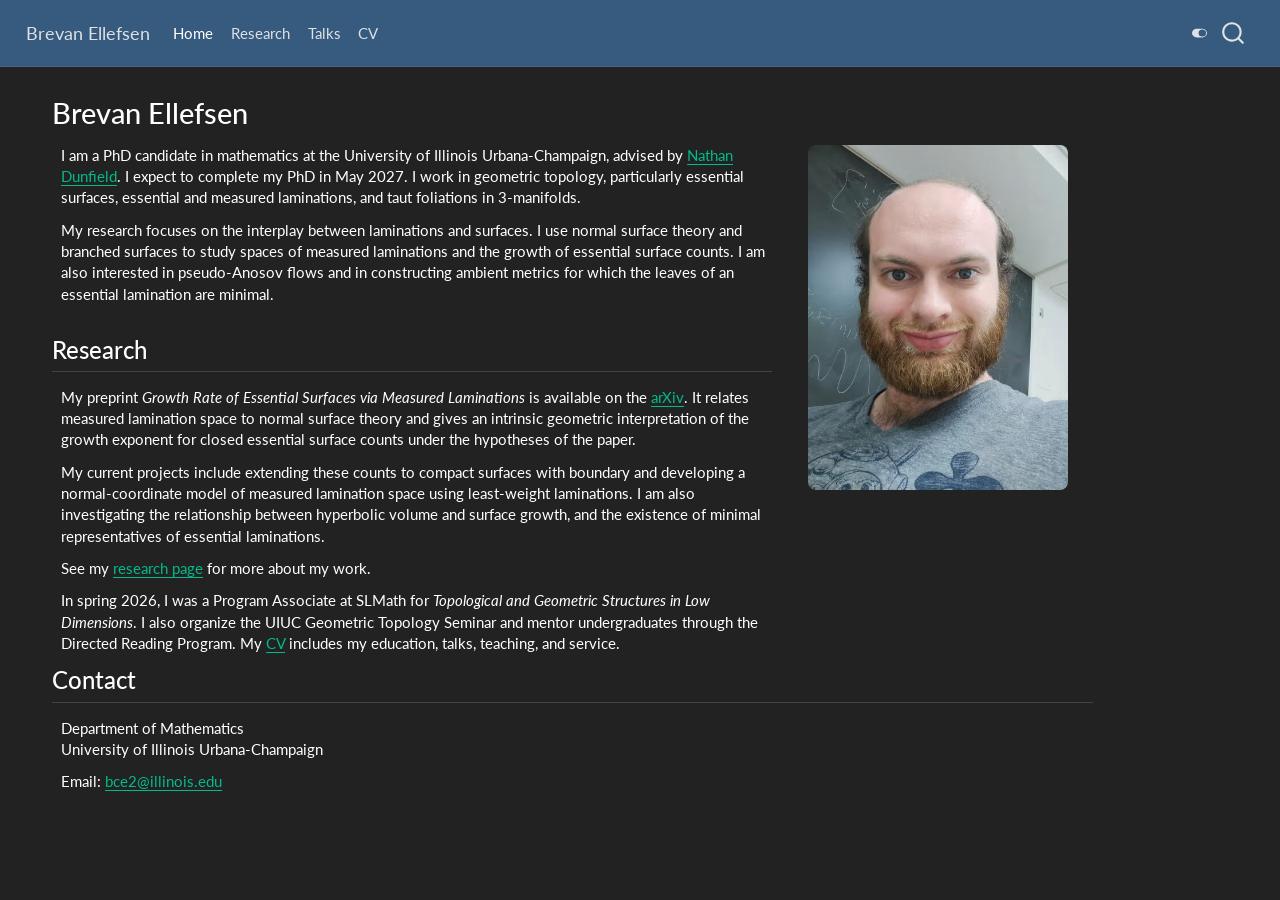
<file: docs/index.html>
<!DOCTYPE html>
<html xmlns="http://www.w3.org/1999/xhtml" lang="en" xml:lang="en"><head>

<meta charset="utf-8">
<meta name="generator" content="quarto-1.10.18">

<meta name="viewport" content="width=device-width, initial-scale=1.0, user-scalable=yes">


<title>Brevan Ellefsen</title>
<style>
/* Default styles provided by pandoc.
** See https://pandoc.org/MANUAL.html#variables-for-html for config info.
*/
span.smallcaps{font-variant: small-caps;}
div.columns{display: flex; gap: 1.5em;}
div.column{flex: auto;}
@media screen {
div.columns{gap: min(4vw, 1.5em);}
div.column{overflow-x: auto;}
}
div.hanging-indent{margin-left: 1.5em; text-indent: -1.5em;}
ul.task-list{list-style: none;}
ul.task-list li input[type="checkbox"] {
  width: 0.8em;
  margin: 0 0.8em 0.2em -1em; /* quarto-specific, see https://github.com/quarto-dev/quarto-cli/issues/4556 */ 
  vertical-align: middle;
}
</style>


<script src="site_libs/quarto-nav/quarto-nav.js"></script>
<script src="site_libs/quarto-nav/headroom.min.js"></script>
<script src="site_libs/clipboard/clipboard.min.js"></script>
<script src="site_libs/quarto-search/autocomplete.umd.js"></script>
<script src="site_libs/quarto-search/fuse.min.js"></script>
<script src="site_libs/quarto-search/quarto-search.js"></script>
<meta name="quarto:offset" content="./">
<script src="site_libs/quarto-html/quarto.js" type="module"></script>
<script src="site_libs/quarto-html/tabsets/tabsets.js" type="module"></script>
<script src="site_libs/quarto-html/popper.min.js"></script>
<script src="site_libs/quarto-html/tippy.umd.min.js"></script>
<link href="site_libs/quarto-html/tippy.css" rel="stylesheet">
<link href="site_libs/quarto-html/quarto-syntax-highlighting-64a204ab8560d761af7679ceaba22944.css" rel="stylesheet" class="quarto-color-scheme" id="quarto-text-highlighting-styles">
<link href="site_libs/quarto-html/quarto-syntax-highlighting-dark-b85bc7c33db8c58e0ec93c3465666fed.css" rel="stylesheet" class="quarto-color-scheme quarto-color-alternate" id="quarto-text-highlighting-styles">
<script src="site_libs/bootstrap/bootstrap.min.js"></script>
<link href="site_libs/bootstrap/bootstrap-icons.css" rel="stylesheet">
<link href="site_libs/bootstrap/bootstrap-2ee45204d908ab3f10f84d8aa577edd1.min.css" rel="stylesheet" append-hash="true" class="quarto-color-scheme" id="quarto-bootstrap" data-mode="light">
<link href="site_libs/bootstrap/bootstrap-dark-905965243151d6b668a1db973b862be0.min.css" rel="stylesheet" append-hash="true" class="quarto-color-scheme quarto-color-alternate" id="quarto-bootstrap" data-mode="dark">
<script id="quarto-search-options" type="application/json">{
  "location": "navbar",
  "copy-button": false,
  "collapse-after": 3,
  "panel-placement": "end",
  "type": "overlay",
  "limit": 50,
  "keyboard-shortcut": [
    "f",
    "/",
    "s"
  ],
  "show-item-context": false,
  "language": {
    "search-no-results-text": "No results",
    "search-matching-documents-text": "matching documents",
    "search-copy-link-title": "Copy link to search",
    "search-hide-matches-text": "Hide additional matches",
    "search-more-match-text": "more match in this document",
    "search-more-matches-text": "more matches in this document",
    "search-clear-button-title": "Clear",
    "search-text-placeholder": "",
    "search-detached-cancel-button-title": "Cancel",
    "search-submit-button-title": "Submit",
    "search-label": "Search"
  }
}</script>


<link rel="stylesheet" href="styles.css">
</head>

<body class="nav-fixed home-page quarto-dark"><script id="quarto-html-before-body" type="application/javascript">
    const toggleBodyColorMode = (bsSheetEl) => {
      const mode = bsSheetEl.getAttribute("data-mode");
      const bodyEl = window.document.querySelector("body");
      if (mode === "dark") {
        bodyEl.classList.add("quarto-dark");
        bodyEl.classList.remove("quarto-light");
      } else {
        bodyEl.classList.add("quarto-light");
        bodyEl.classList.remove("quarto-dark");
      }
    }
    const toggleBodyColorPrimary = () => {
      const bsSheetEl = window.document.querySelector("link#quarto-bootstrap:not([rel=disabled-stylesheet])");
      if (bsSheetEl) {
        toggleBodyColorMode(bsSheetEl);
      }
    }
    const setColorSchemeToggle = (alternate) => {
      const toggles = window.document.querySelectorAll('.quarto-color-scheme-toggle');
      for (let i=0; i < toggles.length; i++) {
        const toggle = toggles[i];
        if (toggle) {
          if (alternate) {
            toggle.classList.add("alternate");
          } else {
            toggle.classList.remove("alternate");
          }
        }
      }
    };
    const toggleColorMode = (alternate) => {
      // Switch the stylesheets
      const primaryStylesheets = window.document.querySelectorAll('link.quarto-color-scheme:not(.quarto-color-alternate)');
      const alternateStylesheets = window.document.querySelectorAll('link.quarto-color-scheme.quarto-color-alternate');
      manageTransitions('#quarto-margin-sidebar .nav-link', false);
      if (alternate) {
        // note: dark is layered on light, we don't disable primary!
        enableStylesheet(alternateStylesheets);
        for (const sheetNode of alternateStylesheets) {
          if (sheetNode.id === "quarto-bootstrap") {
            toggleBodyColorMode(sheetNode);
          }
        }
      } else {
        disableStylesheet(alternateStylesheets);
        enableStylesheet(primaryStylesheets)
        toggleBodyColorPrimary();
      }
      manageTransitions('#quarto-margin-sidebar .nav-link', true);
      // Switch the toggles
      setColorSchemeToggle(alternate)
      // Hack to workaround the fact that safari doesn't
      // properly recolor the scrollbar when toggling (#1455)
      if (navigator.userAgent.indexOf('Safari') > 0 && navigator.userAgent.indexOf('Chrome') == -1) {
        manageTransitions("body", false);
        window.scrollTo(0, 1);
        setTimeout(() => {
          window.scrollTo(0, 0);
          manageTransitions("body", true);
        }, 40);
      }
    }
    const disableStylesheet = (stylesheets) => {
      for (let i=0; i < stylesheets.length; i++) {
        const stylesheet = stylesheets[i];
        stylesheet.rel = 'disabled-stylesheet';
      }
    }
    const enableStylesheet = (stylesheets) => {
      for (let i=0; i < stylesheets.length; i++) {
        const stylesheet = stylesheets[i];
        if(stylesheet.rel !== 'stylesheet') { // for Chrome, which will still FOUC without this check
          stylesheet.rel = 'stylesheet';
        }
      }
    }
    const manageTransitions = (selector, allowTransitions) => {
      const els = window.document.querySelectorAll(selector);
      for (let i=0; i < els.length; i++) {
        const el = els[i];
        if (allowTransitions) {
          el.classList.remove('notransition');
        } else {
          el.classList.add('notransition');
        }
      }
    }
    const isFileUrl = () => {
      return window.location.protocol === 'file:';
    }
    const hasAlternateSentinel = () => {
      let styleSentinel = getColorSchemeSentinel();
      if (styleSentinel !== null) {
        return styleSentinel === "alternate";
      } else {
        return false;
      }
    }
    const setStyleSentinel = (alternate) => {
      const value = alternate ? "alternate" : "default";
      if (!isFileUrl()) {
        window.localStorage.setItem("quarto-color-scheme", value);
      } else {
        localAlternateSentinel = value;
      }
    }
    const getColorSchemeSentinel = () => {
      if (!isFileUrl()) {
        const storageValue = window.localStorage.getItem("quarto-color-scheme");
        return storageValue != null ? storageValue : localAlternateSentinel;
      } else {
        return localAlternateSentinel;
      }
    }
    const toggleGiscusIfUsed = (isAlternate, darkModeDefault) => {
      const baseTheme = document.querySelector('#giscus-base-theme')?.value ?? 'light';
      const alternateTheme = document.querySelector('#giscus-alt-theme')?.value ?? 'dark';
      let newTheme = '';
      if(authorPrefersDark) {
        newTheme = isAlternate ? baseTheme : alternateTheme;
      } else {
        newTheme = isAlternate ? alternateTheme : baseTheme;
      }
      const changeGiscusTheme = () => {
        // From: https://github.com/giscus/giscus/issues/336
        const sendMessage = (message) => {
          const iframe = document.querySelector('iframe.giscus-frame');
          if (!iframe) return;
          iframe.contentWindow.postMessage({ giscus: message }, 'https://giscus.app');
        }
        sendMessage({
          setConfig: {
            theme: newTheme
          }
        });
      }
      const isGiscussLoaded = window.document.querySelector('iframe.giscus-frame') !== null;
      if (isGiscussLoaded) {
        changeGiscusTheme();
      }
    };
    const authorPrefersDark = true;
    const darkModeDefault = authorPrefersDark;
    let localAlternateSentinel = darkModeDefault ? 'alternate' : 'default';
    // Dark / light mode switch
    window.quartoToggleColorScheme = () => {
      // Read the current dark / light value
      let toAlternate = !hasAlternateSentinel();
      toggleColorMode(toAlternate);
      setStyleSentinel(toAlternate);
      toggleGiscusIfUsed(toAlternate, darkModeDefault);
      window.dispatchEvent(new Event('resize'));
    };
    // Switch to dark mode if need be
    if (hasAlternateSentinel()) {
      toggleColorMode(true);
    } else {
      toggleColorMode(false);
    }
  </script>

<div id="quarto-search-results"></div>
  <header id="quarto-header" class="headroom fixed-top">
    <nav class="navbar navbar-expand-lg " data-bs-theme="dark">
      <div class="navbar-container container-fluid">
      <div class="navbar-brand-container mx-auto">
    <a class="navbar-brand" href="./index.html">
    <span class="navbar-title">Brevan Ellefsen</span>
    </a>
  </div>
            <div id="quarto-search" class="" title="Search"></div>
          <button class="navbar-toggler" type="button" data-bs-toggle="collapse" data-bs-target="#navbarCollapse" aria-controls="navbarCollapse" role="menu" aria-expanded="false" aria-label="Toggle navigation" onclick="if (window.quartoToggleHeadroom) { window.quartoToggleHeadroom(); }">
  <span class="navbar-toggler-icon"></span>
</button>
          <div class="collapse navbar-collapse" id="navbarCollapse">
            <ul class="navbar-nav navbar-nav-scroll me-auto">
  <li class="nav-item">
    <a class="nav-link active" href="./index.html" aria-current="page"> 
<span class="menu-text">Home</span></a>
  </li>  
  <li class="nav-item">
    <a class="nav-link" href="./research.html"> 
<span class="menu-text">Research</span></a>
  </li>  
  <li class="nav-item">
    <a class="nav-link" href="./talks.html"> 
<span class="menu-text">Talks</span></a>
  </li>  
  <li class="nav-item">
    <a class="nav-link" href="./cv.html"> 
<span class="menu-text">CV</span></a>
  </li>  
</ul>
          </div> <!-- /navcollapse -->
            <div class="quarto-navbar-tools">
  <a href="" class="quarto-color-scheme-toggle quarto-navigation-tool  px-1" onclick="window.quartoToggleColorScheme(); return false;" title="Toggle dark mode"><i class="bi"></i></a>
</div>
      </div> <!-- /container-fluid -->
    </nav>
</header>
<!-- content -->
<div id="quarto-content" class="quarto-container page-columns page-rows-contents page-layout-full page-navbar">
<!-- sidebar -->
<!-- margin-sidebar -->
    
<!-- main -->
<main class="content column-page" id="quarto-document-content">


<header id="title-block-header" class="quarto-title-block default">
<div class="quarto-title">
<h1 class="title">Brevan Ellefsen</h1>
</div>



<div class="quarto-title-meta column-page">

    
  
    
  </div>
  


</header>


<div class="home-intro">
<div class="home-bio">
<p>I am a PhD candidate in mathematics at the University of Illinois Urbana-Champaign, advised by <a href="https://dunfield.info/">Nathan Dunfield</a>. I expect to complete my PhD in May 2027. I work in geometric topology, particularly essential surfaces, essential and measured laminations, and taut foliations in 3-manifolds.</p>
<p>My research focuses on the interplay between laminations and surfaces. I use normal surface theory and branched surfaces to study spaces of measured laminations and the growth of essential surface counts. I am also interested in pseudo-Anosov flows and in constructing ambient metrics for which the leaves of an essential lamination are minimal.</p>
<section id="research" class="level2">
<h2 data-anchor-id="research">Research</h2>
<p>My preprint <em>Growth Rate of Essential Surfaces via Measured Laminations</em> is available on the <a href="https://arxiv.org/abs/2608.08833">arXiv</a>. It relates measured lamination space to normal surface theory and gives an intrinsic geometric interpretation of the growth exponent for closed essential surface counts under the hypotheses of the paper.</p>
<p>My current projects include extending these counts to compact surfaces with boundary and developing a normal-coordinate model of measured lamination space using least-weight laminations. I am also investigating the relationship between hyperbolic volume and surface growth, and the existence of minimal representatives of essential laminations.</p>
<p>See my <a href="./research.html">research page</a> for more about my work.</p>
<p>In spring 2026, I was a Program Associate at SLMath for <em>Topological and Geometric Structures in Low Dimensions</em>. I also organize the UIUC Geometric Topology Seminar and mentor undergraduates through the Directed Reading Program. My <a href="./cv.html">CV</a> includes my education, talks, teaching, and service.</p>
</section>
</div>
<div class="home-photo">
<p><img src="images/personalPhoto.jpg" class="profile-photo img-fluid" alt="Portrait of Brevan Ellefsen"></p>
</div>
</div>
<section id="contact" class="level2 home-contact">
<h2 data-anchor-id="contact">Contact</h2>
<p>Department of Mathematics<br>
University of Illinois Urbana-Champaign</p>
<p>Email: <a href="mailto:bce2@illinois.edu">bce2@illinois.edu</a></p>
</section>



</main> <!-- /main -->
<script id="quarto-html-after-body" type="application/javascript">
  window.document.addEventListener("DOMContentLoaded", function (event) {
    // Ensure there is a toggle, if there isn't float one in the top right
    if (window.document.querySelector('.quarto-color-scheme-toggle') === null) {
      const a = window.document.createElement('a');
      a.classList.add('top-right');
      a.classList.add('quarto-color-scheme-toggle');
      a.href = "";
      a.onclick = function() { try { window.quartoToggleColorScheme(); } catch {} return false; };
      const i = window.document.createElement("i");
      i.classList.add('bi');
      a.appendChild(i);
      window.document.body.appendChild(a);
    }
    setColorSchemeToggle(hasAlternateSentinel())
    const isCodeAnnotation = (el) => {
      for (const clz of el.classList) {
        if (clz.startsWith('code-annotation-')) {                     
          return true;
        }
      }
      return false;
    }
    const onCopySuccess = function(e) {
      // button target
      const button = e.trigger;
      // don't keep focus
      button.blur();
      // flash "checked"
      button.classList.add('code-copy-button-checked');
      var currentTitle = button.getAttribute("title");
      button.setAttribute("title", "Copied!");
      let tooltip;
      if (window.bootstrap) {
        button.setAttribute("data-bs-toggle", "tooltip");
        button.setAttribute("data-bs-placement", "left");
        button.setAttribute("data-bs-title", "Copied!");
        tooltip = new bootstrap.Tooltip(button, 
          { trigger: "manual", 
            customClass: "code-copy-button-tooltip",
            offset: [0, -8]});
        tooltip.show();    
      }
      setTimeout(function() {
        if (tooltip) {
          tooltip.hide();
          button.removeAttribute("data-bs-title");
          button.removeAttribute("data-bs-toggle");
          button.removeAttribute("data-bs-placement");
        }
        button.setAttribute("title", currentTitle);
        button.classList.remove('code-copy-button-checked');
      }, 1000);
      // clear code selection
      e.clearSelection();
    }
    const getTextToCopy = function(trigger) {
      const outerScaffold = trigger.parentElement.cloneNode(true);
      const codeEl = outerScaffold.querySelector('code');
      for (const childEl of codeEl.children) {
        if (isCodeAnnotation(childEl)) {
          childEl.remove();
        }
      }
      return codeEl.innerText;
    }
    const clipboard = new window.ClipboardJS('.code-copy-button:not([data-in-quarto-modal])', {
      text: getTextToCopy
    });
    clipboard.on('success', onCopySuccess);
    if (window.document.getElementById('quarto-embedded-source-code-modal')) {
      const clipboardModal = new window.ClipboardJS('.code-copy-button[data-in-quarto-modal]', {
        text: getTextToCopy,
        container: window.document.getElementById('quarto-embedded-source-code-modal')
      });
      clipboardModal.on('success', onCopySuccess);
    }
      var localhostRegex = new RegExp(/^(?:http|https):\/\/localhost\:?[0-9]*\//);
      var mailtoRegex = new RegExp(/^mailto:/);
        var filterRegex = new RegExp("https:\/\/brevanellefsen\.github\.io");
      var isInternal = (href) => {
          return filterRegex.test(href) || localhostRegex.test(href) || mailtoRegex.test(href);
      }
      // Inspect non-navigation links and adorn them if external
     var links = window.document.querySelectorAll('a[href]:not(.nav-link):not(.navbar-brand):not(.toc-action):not(.sidebar-link):not(.sidebar-item-toggle):not(.pagination-link):not(.no-external):not([aria-hidden]):not(.dropdown-item):not(.quarto-navigation-tool):not(.about-link)');
      for (var i=0; i<links.length; i++) {
        const link = links[i];
        if (!isInternal(link.href)) {
          // undo the damage that might have been done by quarto-nav.js in the case of
          // links that we want to consider external
          if (link.dataset.originalHref !== undefined) {
            link.href = link.dataset.originalHref;
          }
        }
      }
    function tippyHover(el, contentFn, onTriggerFn, onUntriggerFn) {
      const config = {
        allowHTML: true,
        maxWidth: 500,
        delay: 100,
        arrow: false,
        appendTo: function(el) {
            return el.parentElement;
        },
        interactive: true,
        interactiveBorder: 10,
        theme: 'quarto',
        placement: 'bottom-start',
      };
      if (contentFn) {
        config.content = contentFn;
      }
      if (onTriggerFn) {
        config.onTrigger = onTriggerFn;
      }
      if (onUntriggerFn) {
        config.onUntrigger = onUntriggerFn;
      }
      window.tippy(el, config); 
    }
    const noterefs = window.document.querySelectorAll('a[role="doc-noteref"]');
    for (var i=0; i<noterefs.length; i++) {
      const ref = noterefs[i];
      tippyHover(ref, function() {
        // use id or data attribute instead here
        let href = ref.getAttribute('data-footnote-href') || ref.getAttribute('href');
        try { href = new URL(href).hash; } catch {}
        const id = href.replace(/^#\/?/, "");
        const note = window.document.getElementById(id);
        if (note) {
          return note.innerHTML;
        } else {
          return "";
        }
      });
    }
    const xrefs = window.document.querySelectorAll('a.quarto-xref');
    const processXRef = (id, note) => {
      // Strip column container classes
      const stripColumnClz = (el) => {
        el.classList.remove("page-full", "page-columns");
        if (el.children) {
          for (const child of el.children) {
            stripColumnClz(child);
          }
        }
      }
      stripColumnClz(note)
      if (id === null || id.startsWith('sec-')) {
        // Special case sections, only their first couple elements
        const container = document.createElement("div");
        if (note.children && note.children.length > 2) {
          container.appendChild(note.children[0].cloneNode(true));
          for (let i = 1; i < note.children.length; i++) {
            const child = note.children[i];
            if (child.tagName === "P" && child.innerText === "") {
              continue;
            } else {
              container.appendChild(child.cloneNode(true));
              break;
            }
          }
          if (window.Quarto?.typesetMath) {
            window.Quarto.typesetMath(container);
          }
          return container.innerHTML
        } else {
          if (window.Quarto?.typesetMath) {
            window.Quarto.typesetMath(note);
          }
          return note.innerHTML;
        }
      } else {
        // Remove any anchor links if they are present
        const anchorLink = note.querySelector('a.anchorjs-link');
        if (anchorLink) {
          anchorLink.remove();
        }
        if (window.Quarto?.typesetMath) {
          window.Quarto.typesetMath(note);
        }
        if (note.classList.contains("callout")) {
          return note.outerHTML;
        } else {
          return note.innerHTML;
        }
      }
    }
    for (var i=0; i<xrefs.length; i++) {
      const xref = xrefs[i];
      tippyHover(xref, undefined, function(instance) {
        instance.disable();
        let url = xref.getAttribute('href');
        let hash = undefined; 
        if (url.startsWith('#')) {
          hash = url;
        } else {
          try { hash = new URL(url).hash; } catch {}
        }
        if (hash) {
          const id = hash.replace(/^#\/?/, "");
          const note = window.document.getElementById(id);
          if (note !== null) {
            try {
              const html = processXRef(id, note.cloneNode(true));
              instance.setContent(html);
            } finally {
              instance.enable();
              instance.show();
            }
          } else {
            // See if we can fetch this
            fetch(url.split('#')[0])
            .then(res => res.text())
            .then(html => {
              const parser = new DOMParser();
              const htmlDoc = parser.parseFromString(html, "text/html");
              const note = htmlDoc.getElementById(id);
              if (note !== null) {
                const html = processXRef(id, note);
                instance.setContent(html);
              } 
            }).finally(() => {
              instance.enable();
              instance.show();
            });
          }
        } else {
          // See if we can fetch a full url (with no hash to target)
          // This is a special case and we should probably do some content thinning / targeting
          fetch(url)
          .then(res => res.text())
          .then(html => {
            const parser = new DOMParser();
            const htmlDoc = parser.parseFromString(html, "text/html");
            const note = htmlDoc.querySelector('main.content');
            if (note !== null) {
              // This should only happen for chapter cross references
              // (since there is no id in the URL)
              // remove the first header
              if (note.children.length > 0 && note.children[0].tagName === "HEADER") {
                note.children[0].remove();
              }
              const html = processXRef(null, note);
              instance.setContent(html);
            } 
          }).finally(() => {
            instance.enable();
            instance.show();
          });
        }
      }, function(instance) {
      });
    }
        let selectedAnnoteEl;
        const selectorForAnnotation = ( cell, annotation) => {
          let cellAttr = 'data-code-cell="' + cell + '"';
          let lineAttr = 'data-code-annotation="' +  annotation + '"';
          const selector = 'span[' + cellAttr + '][' + lineAttr + ']';
          return selector;
        }
        const selectCodeLines = (annoteEl) => {
          const doc = window.document;
          const targetCell = annoteEl.getAttribute("data-target-cell");
          const targetAnnotation = annoteEl.getAttribute("data-target-annotation");
          const annoteSpan = window.document.querySelector(selectorForAnnotation(targetCell, targetAnnotation));
          const lines = annoteSpan.getAttribute("data-code-lines").split(",");
          const lineIds = lines.map((line) => {
            return targetCell + "-" + line;
          })
          let top = null;
          let height = null;
          let parent = null;
          if (lineIds.length > 0) {
              //compute the position of the single el (top and bottom and make a div)
              const el = window.document.getElementById(lineIds[0]);
              top = el.offsetTop;
              height = el.offsetHeight;
              parent = el.parentElement.parentElement;
            if (lineIds.length > 1) {
              const lastEl = window.document.getElementById(lineIds[lineIds.length - 1]);
              const bottom = lastEl.offsetTop + lastEl.offsetHeight;
              height = bottom - top;
            }
            if (top !== null && height !== null && parent !== null) {
              // cook up a div (if necessary) and position it 
              let div = window.document.getElementById("code-annotation-line-highlight");
              if (div === null) {
                div = window.document.createElement("div");
                div.setAttribute("id", "code-annotation-line-highlight");
                div.style.position = 'absolute';
                parent.appendChild(div);
              }
              div.style.top = top - 2 + "px";
              div.style.height = height + 4 + "px";
              div.style.left = 0;
              let gutterDiv = window.document.getElementById("code-annotation-line-highlight-gutter");
              if (gutterDiv === null) {
                gutterDiv = window.document.createElement("div");
                gutterDiv.setAttribute("id", "code-annotation-line-highlight-gutter");
                gutterDiv.style.position = 'absolute';
                const codeCell = window.document.getElementById(targetCell);
                const gutter = codeCell.querySelector('.code-annotation-gutter');
                gutter.appendChild(gutterDiv);
              }
              gutterDiv.style.top = top - 2 + "px";
              gutterDiv.style.height = height + 4 + "px";
            }
            selectedAnnoteEl = annoteEl;
          }
        };
        const unselectCodeLines = () => {
          const elementsIds = ["code-annotation-line-highlight", "code-annotation-line-highlight-gutter"];
          elementsIds.forEach((elId) => {
            const div = window.document.getElementById(elId);
            if (div) {
              div.remove();
            }
          });
          selectedAnnoteEl = undefined;
        };
          // Handle positioning of the toggle
      window.addEventListener(
        "resize",
        throttle(() => {
          elRect = undefined;
          if (selectedAnnoteEl) {
            selectCodeLines(selectedAnnoteEl);
          }
        }, 10)
      );
      function throttle(fn, ms) {
      let throttle = false;
      let timer;
        return (...args) => {
          if(!throttle) { // first call gets through
              fn.apply(this, args);
              throttle = true;
          } else { // all the others get throttled
              if(timer) clearTimeout(timer); // cancel #2
              timer = setTimeout(() => {
                fn.apply(this, args);
                timer = throttle = false;
              }, ms);
          }
        };
      }
        // Attach click handler to the DT
        const annoteDls = window.document.querySelectorAll('dt[data-target-cell]');
        for (const annoteDlNode of annoteDls) {
          annoteDlNode.addEventListener('click', (event) => {
            const clickedEl = event.target;
            if (clickedEl !== selectedAnnoteEl) {
              unselectCodeLines();
              const activeEl = window.document.querySelector('dt[data-target-cell].code-annotation-active');
              if (activeEl) {
                activeEl.classList.remove('code-annotation-active');
              }
              selectCodeLines(clickedEl);
              clickedEl.classList.add('code-annotation-active');
            } else {
              // Unselect the line
              unselectCodeLines();
              clickedEl.classList.remove('code-annotation-active');
            }
          });
        }
    const findCites = (el) => {
      const parentEl = el.parentElement;
      if (parentEl) {
        const cites = parentEl.dataset.cites;
        if (cites) {
          return {
            el,
            cites: cites.split(' ')
          };
        } else {
          return findCites(el.parentElement)
        }
      } else {
        return undefined;
      }
    };
    var bibliorefs = window.document.querySelectorAll('a[role="doc-biblioref"]');
    for (var i=0; i<bibliorefs.length; i++) {
      const ref = bibliorefs[i];
      const citeInfo = findCites(ref);
      if (citeInfo) {
        tippyHover(citeInfo.el, function() {
          var popup = window.document.createElement('div');
          citeInfo.cites.forEach(function(cite) {
            var citeDiv = window.document.createElement('div');
            citeDiv.classList.add('hanging-indent');
            citeDiv.classList.add('csl-entry');
            var biblioDiv = window.document.getElementById('ref-' + cite);
            if (biblioDiv) {
              citeDiv.innerHTML = biblioDiv.innerHTML;
            }
            popup.appendChild(citeDiv);
          });
          return popup.innerHTML;
        });
      }
    }
  });
  </script>
</div> <!-- /content -->




</body></html>
</file>
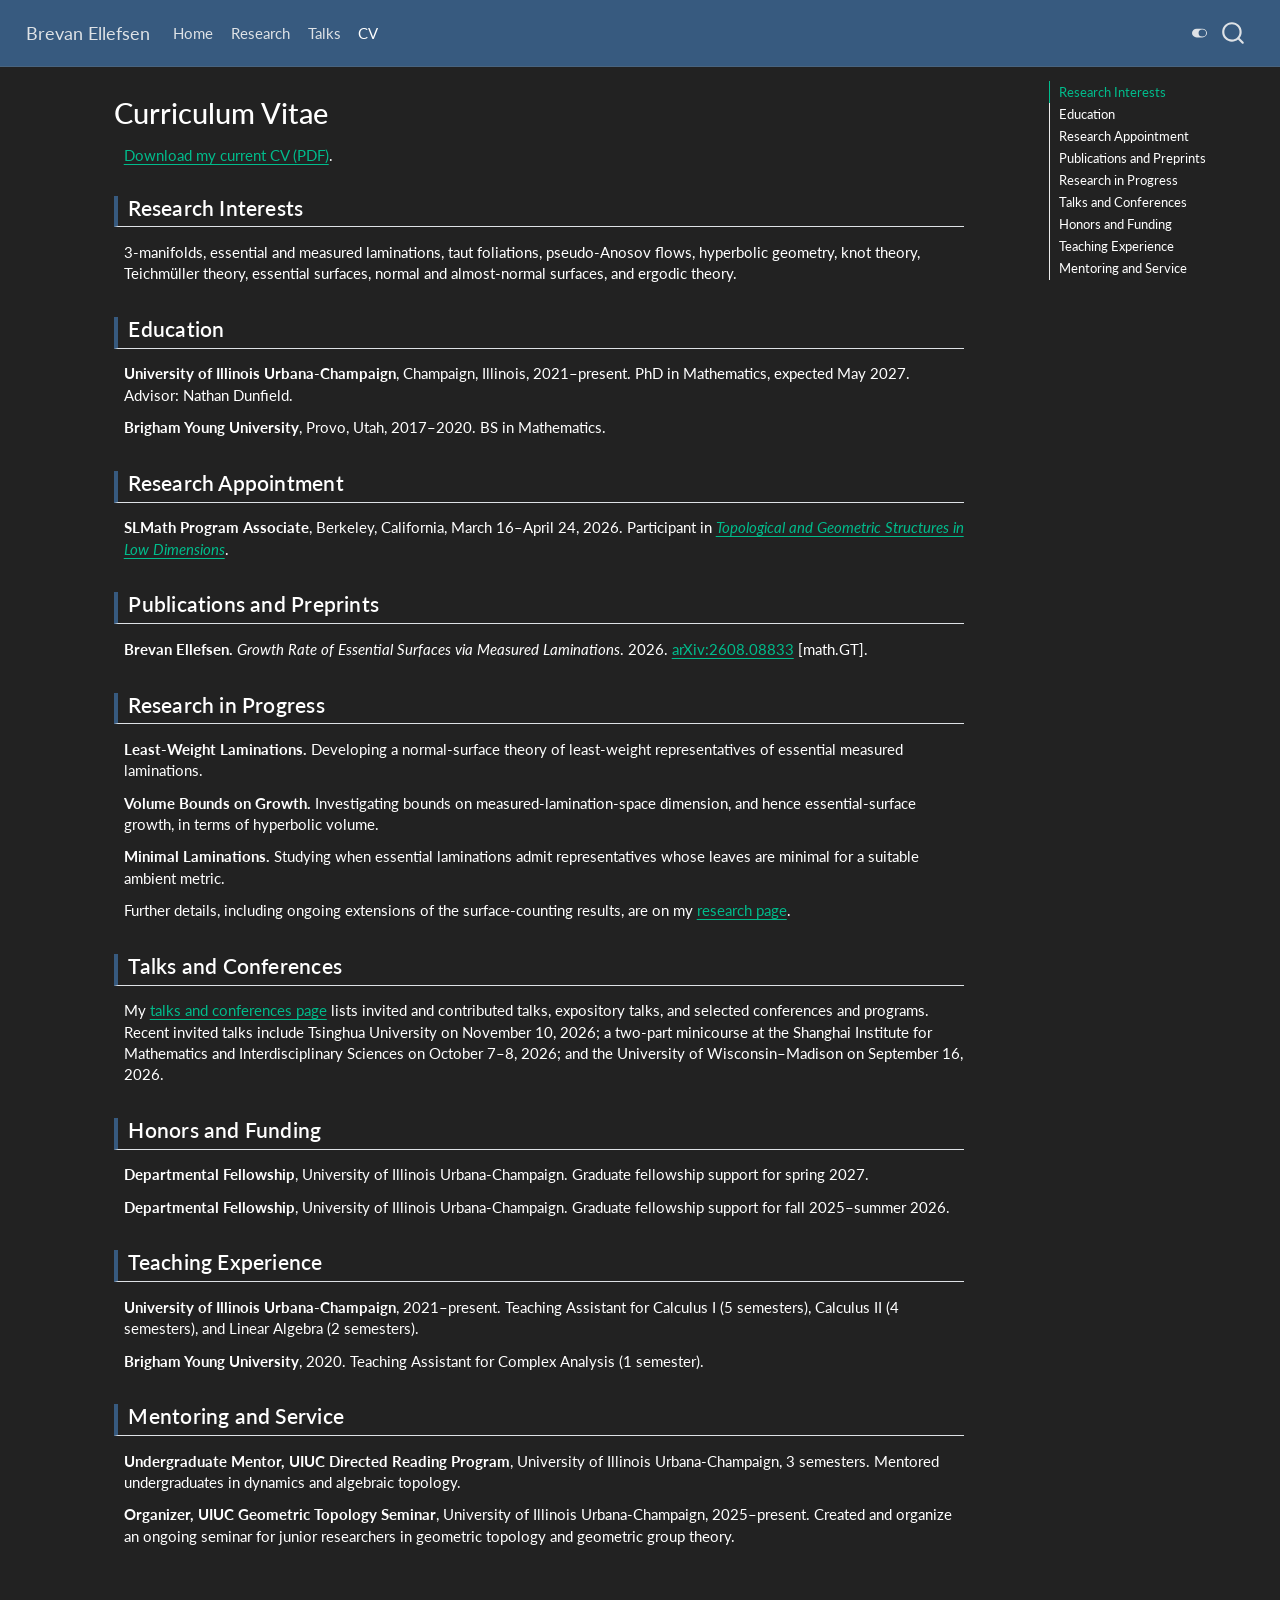
<file: docs/cv.html>
<!DOCTYPE html>
<html xmlns="http://www.w3.org/1999/xhtml" lang="en" xml:lang="en"><head>

<meta charset="utf-8">
<meta name="generator" content="quarto-1.10.18">

<meta name="viewport" content="width=device-width, initial-scale=1.0, user-scalable=yes">


<title>Curriculum Vitae – Brevan Ellefsen</title>
<style>
/* Default styles provided by pandoc.
** See https://pandoc.org/MANUAL.html#variables-for-html for config info.
*/
span.smallcaps{font-variant: small-caps;}
div.columns{display: flex; gap: 1.5em;}
div.column{flex: auto;}
@media screen {
div.columns{gap: min(4vw, 1.5em);}
div.column{overflow-x: auto;}
}
div.hanging-indent{margin-left: 1.5em; text-indent: -1.5em;}
ul.task-list{list-style: none;}
ul.task-list li input[type="checkbox"] {
  width: 0.8em;
  margin: 0 0.8em 0.2em -1em; /* quarto-specific, see https://github.com/quarto-dev/quarto-cli/issues/4556 */ 
  vertical-align: middle;
}
</style>


<script src="site_libs/quarto-nav/quarto-nav.js"></script>
<script src="site_libs/quarto-nav/headroom.min.js"></script>
<script src="site_libs/clipboard/clipboard.min.js"></script>
<script src="site_libs/quarto-search/autocomplete.umd.js"></script>
<script src="site_libs/quarto-search/fuse.min.js"></script>
<script src="site_libs/quarto-search/quarto-search.js"></script>
<meta name="quarto:offset" content="./">
<script src="site_libs/quarto-html/quarto.js" type="module"></script>
<script src="site_libs/quarto-html/tabsets/tabsets.js" type="module"></script>
<script src="site_libs/quarto-html/popper.min.js"></script>
<script src="site_libs/quarto-html/tippy.umd.min.js"></script>
<link href="site_libs/quarto-html/tippy.css" rel="stylesheet">
<link href="site_libs/quarto-html/quarto-syntax-highlighting-64a204ab8560d761af7679ceaba22944.css" rel="stylesheet" class="quarto-color-scheme" id="quarto-text-highlighting-styles">
<link href="site_libs/quarto-html/quarto-syntax-highlighting-dark-b85bc7c33db8c58e0ec93c3465666fed.css" rel="stylesheet" class="quarto-color-scheme quarto-color-alternate" id="quarto-text-highlighting-styles">
<script src="site_libs/bootstrap/bootstrap.min.js"></script>
<link href="site_libs/bootstrap/bootstrap-icons.css" rel="stylesheet">
<link href="site_libs/bootstrap/bootstrap-2ee45204d908ab3f10f84d8aa577edd1.min.css" rel="stylesheet" append-hash="true" class="quarto-color-scheme" id="quarto-bootstrap" data-mode="light">
<link href="site_libs/bootstrap/bootstrap-dark-905965243151d6b668a1db973b862be0.min.css" rel="stylesheet" append-hash="true" class="quarto-color-scheme quarto-color-alternate" id="quarto-bootstrap" data-mode="dark">
<script id="quarto-search-options" type="application/json">{
  "location": "navbar",
  "copy-button": false,
  "collapse-after": 3,
  "panel-placement": "end",
  "type": "overlay",
  "limit": 50,
  "keyboard-shortcut": [
    "f",
    "/",
    "s"
  ],
  "show-item-context": false,
  "language": {
    "search-no-results-text": "No results",
    "search-matching-documents-text": "matching documents",
    "search-copy-link-title": "Copy link to search",
    "search-hide-matches-text": "Hide additional matches",
    "search-more-match-text": "more match in this document",
    "search-more-matches-text": "more matches in this document",
    "search-clear-button-title": "Clear",
    "search-text-placeholder": "",
    "search-detached-cancel-button-title": "Cancel",
    "search-submit-button-title": "Submit",
    "search-label": "Search"
  }
}</script>


<link rel="stylesheet" href="styles.css">
</head>

<body class="nav-fixed cv-page quarto-dark"><script id="quarto-html-before-body" type="application/javascript">
    const toggleBodyColorMode = (bsSheetEl) => {
      const mode = bsSheetEl.getAttribute("data-mode");
      const bodyEl = window.document.querySelector("body");
      if (mode === "dark") {
        bodyEl.classList.add("quarto-dark");
        bodyEl.classList.remove("quarto-light");
      } else {
        bodyEl.classList.add("quarto-light");
        bodyEl.classList.remove("quarto-dark");
      }
    }
    const toggleBodyColorPrimary = () => {
      const bsSheetEl = window.document.querySelector("link#quarto-bootstrap:not([rel=disabled-stylesheet])");
      if (bsSheetEl) {
        toggleBodyColorMode(bsSheetEl);
      }
    }
    const setColorSchemeToggle = (alternate) => {
      const toggles = window.document.querySelectorAll('.quarto-color-scheme-toggle');
      for (let i=0; i < toggles.length; i++) {
        const toggle = toggles[i];
        if (toggle) {
          if (alternate) {
            toggle.classList.add("alternate");
          } else {
            toggle.classList.remove("alternate");
          }
        }
      }
    };
    const toggleColorMode = (alternate) => {
      // Switch the stylesheets
      const primaryStylesheets = window.document.querySelectorAll('link.quarto-color-scheme:not(.quarto-color-alternate)');
      const alternateStylesheets = window.document.querySelectorAll('link.quarto-color-scheme.quarto-color-alternate');
      manageTransitions('#quarto-margin-sidebar .nav-link', false);
      if (alternate) {
        // note: dark is layered on light, we don't disable primary!
        enableStylesheet(alternateStylesheets);
        for (const sheetNode of alternateStylesheets) {
          if (sheetNode.id === "quarto-bootstrap") {
            toggleBodyColorMode(sheetNode);
          }
        }
      } else {
        disableStylesheet(alternateStylesheets);
        enableStylesheet(primaryStylesheets)
        toggleBodyColorPrimary();
      }
      manageTransitions('#quarto-margin-sidebar .nav-link', true);
      // Switch the toggles
      setColorSchemeToggle(alternate)
      // Hack to workaround the fact that safari doesn't
      // properly recolor the scrollbar when toggling (#1455)
      if (navigator.userAgent.indexOf('Safari') > 0 && navigator.userAgent.indexOf('Chrome') == -1) {
        manageTransitions("body", false);
        window.scrollTo(0, 1);
        setTimeout(() => {
          window.scrollTo(0, 0);
          manageTransitions("body", true);
        }, 40);
      }
    }
    const disableStylesheet = (stylesheets) => {
      for (let i=0; i < stylesheets.length; i++) {
        const stylesheet = stylesheets[i];
        stylesheet.rel = 'disabled-stylesheet';
      }
    }
    const enableStylesheet = (stylesheets) => {
      for (let i=0; i < stylesheets.length; i++) {
        const stylesheet = stylesheets[i];
        if(stylesheet.rel !== 'stylesheet') { // for Chrome, which will still FOUC without this check
          stylesheet.rel = 'stylesheet';
        }
      }
    }
    const manageTransitions = (selector, allowTransitions) => {
      const els = window.document.querySelectorAll(selector);
      for (let i=0; i < els.length; i++) {
        const el = els[i];
        if (allowTransitions) {
          el.classList.remove('notransition');
        } else {
          el.classList.add('notransition');
        }
      }
    }
    const isFileUrl = () => {
      return window.location.protocol === 'file:';
    }
    const hasAlternateSentinel = () => {
      let styleSentinel = getColorSchemeSentinel();
      if (styleSentinel !== null) {
        return styleSentinel === "alternate";
      } else {
        return false;
      }
    }
    const setStyleSentinel = (alternate) => {
      const value = alternate ? "alternate" : "default";
      if (!isFileUrl()) {
        window.localStorage.setItem("quarto-color-scheme", value);
      } else {
        localAlternateSentinel = value;
      }
    }
    const getColorSchemeSentinel = () => {
      if (!isFileUrl()) {
        const storageValue = window.localStorage.getItem("quarto-color-scheme");
        return storageValue != null ? storageValue : localAlternateSentinel;
      } else {
        return localAlternateSentinel;
      }
    }
    const toggleGiscusIfUsed = (isAlternate, darkModeDefault) => {
      const baseTheme = document.querySelector('#giscus-base-theme')?.value ?? 'light';
      const alternateTheme = document.querySelector('#giscus-alt-theme')?.value ?? 'dark';
      let newTheme = '';
      if(authorPrefersDark) {
        newTheme = isAlternate ? baseTheme : alternateTheme;
      } else {
        newTheme = isAlternate ? alternateTheme : baseTheme;
      }
      const changeGiscusTheme = () => {
        // From: https://github.com/giscus/giscus/issues/336
        const sendMessage = (message) => {
          const iframe = document.querySelector('iframe.giscus-frame');
          if (!iframe) return;
          iframe.contentWindow.postMessage({ giscus: message }, 'https://giscus.app');
        }
        sendMessage({
          setConfig: {
            theme: newTheme
          }
        });
      }
      const isGiscussLoaded = window.document.querySelector('iframe.giscus-frame') !== null;
      if (isGiscussLoaded) {
        changeGiscusTheme();
      }
    };
    const authorPrefersDark = true;
    const darkModeDefault = authorPrefersDark;
    let localAlternateSentinel = darkModeDefault ? 'alternate' : 'default';
    // Dark / light mode switch
    window.quartoToggleColorScheme = () => {
      // Read the current dark / light value
      let toAlternate = !hasAlternateSentinel();
      toggleColorMode(toAlternate);
      setStyleSentinel(toAlternate);
      toggleGiscusIfUsed(toAlternate, darkModeDefault);
      window.dispatchEvent(new Event('resize'));
    };
    // Switch to dark mode if need be
    if (hasAlternateSentinel()) {
      toggleColorMode(true);
    } else {
      toggleColorMode(false);
    }
  </script>

<div id="quarto-search-results"></div>
  <header id="quarto-header" class="headroom fixed-top">
    <nav class="navbar navbar-expand-lg " data-bs-theme="dark">
      <div class="navbar-container container-fluid">
      <div class="navbar-brand-container mx-auto">
    <a class="navbar-brand" href="./index.html">
    <span class="navbar-title">Brevan Ellefsen</span>
    </a>
  </div>
            <div id="quarto-search" class="" title="Search"></div>
          <button class="navbar-toggler" type="button" data-bs-toggle="collapse" data-bs-target="#navbarCollapse" aria-controls="navbarCollapse" role="menu" aria-expanded="false" aria-label="Toggle navigation" onclick="if (window.quartoToggleHeadroom) { window.quartoToggleHeadroom(); }">
  <span class="navbar-toggler-icon"></span>
</button>
          <div class="collapse navbar-collapse" id="navbarCollapse">
            <ul class="navbar-nav navbar-nav-scroll me-auto">
  <li class="nav-item">
    <a class="nav-link" href="./index.html"> 
<span class="menu-text">Home</span></a>
  </li>  
  <li class="nav-item">
    <a class="nav-link" href="./research.html"> 
<span class="menu-text">Research</span></a>
  </li>  
  <li class="nav-item">
    <a class="nav-link" href="./talks.html"> 
<span class="menu-text">Talks</span></a>
  </li>  
  <li class="nav-item">
    <a class="nav-link active" href="./cv.html" aria-current="page"> 
<span class="menu-text">CV</span></a>
  </li>  
</ul>
          </div> <!-- /navcollapse -->
            <div class="quarto-navbar-tools">
  <a href="" class="quarto-color-scheme-toggle quarto-navigation-tool  px-1" onclick="window.quartoToggleColorScheme(); return false;" title="Toggle dark mode"><i class="bi"></i></a>
</div>
      </div> <!-- /container-fluid -->
    </nav>
</header>
<!-- content -->
<div id="quarto-content" class="quarto-container page-columns page-rows-contents page-layout-article page-navbar">
<!-- sidebar -->
<!-- margin-sidebar -->
    <div id="quarto-margin-sidebar" class="sidebar margin-sidebar">
        <nav id="TOC" role="doc-toc" class="toc-active">
    <h2 id="toc-title">On this page</h2>
   
  <ul class="collapse">
  <li><a href="#research-interests" id="toc-research-interests" class="nav-link active" data-scroll-target="#research-interests">Research Interests</a></li>
  <li><a href="#education" id="toc-education" class="nav-link" data-scroll-target="#education">Education</a></li>
  <li><a href="#research-appointment" id="toc-research-appointment" class="nav-link" data-scroll-target="#research-appointment">Research Appointment</a></li>
  <li><a href="#publications-and-preprints" id="toc-publications-and-preprints" class="nav-link" data-scroll-target="#publications-and-preprints">Publications and Preprints</a></li>
  <li><a href="#research-in-progress" id="toc-research-in-progress" class="nav-link" data-scroll-target="#research-in-progress">Research in Progress</a></li>
  <li><a href="#talks-and-conferences" id="toc-talks-and-conferences" class="nav-link" data-scroll-target="#talks-and-conferences">Talks and Conferences</a></li>
  <li><a href="#honors-and-funding" id="toc-honors-and-funding" class="nav-link" data-scroll-target="#honors-and-funding">Honors and Funding</a></li>
  <li><a href="#teaching-experience" id="toc-teaching-experience" class="nav-link" data-scroll-target="#teaching-experience">Teaching Experience</a></li>
  <li><a href="#mentoring-and-service" id="toc-mentoring-and-service" class="nav-link" data-scroll-target="#mentoring-and-service">Mentoring and Service</a></li>
  </ul>
</nav>
    </div>
<!-- main -->
<main class="content" id="quarto-document-content">


<header id="title-block-header" class="quarto-title-block default">
<div class="quarto-title">
<h1 class="title">Curriculum Vitae</h1>
</div>



<div class="quarto-title-meta">

    
  
    
  </div>
  


</header>


<p><a href="files/cv.pdf">Download my current CV (PDF)</a>.</p>
<section id="research-interests" class="level2">
<h2 data-anchor-id="research-interests">Research Interests</h2>
<p>3-manifolds, essential and measured laminations, taut foliations, pseudo-Anosov flows, hyperbolic geometry, knot theory, Teichmüller theory, essential surfaces, normal and almost-normal surfaces, and ergodic theory.</p>
</section>
<section id="education" class="level2">
<h2 data-anchor-id="education">Education</h2>
<p><strong>University of Illinois Urbana-Champaign</strong>, Champaign, Illinois, 2021–present. PhD in Mathematics, expected May 2027. Advisor: Nathan Dunfield.</p>
<p><strong>Brigham Young University</strong>, Provo, Utah, 2017–2020. BS in Mathematics.</p>
</section>
<section id="research-appointment" class="level2">
<h2 data-anchor-id="research-appointment">Research Appointment</h2>
<p><strong>SLMath Program Associate</strong>, Berkeley, California, March 16–April 24, 2026. Participant in <a href="https://www.slmath.org/programs/368"><em>Topological and Geometric Structures in Low Dimensions</em></a>.</p>
</section>
<section id="publications-and-preprints" class="level2">
<h2 data-anchor-id="publications-and-preprints">Publications and Preprints</h2>
<p><strong>Brevan Ellefsen.</strong> <em>Growth Rate of Essential Surfaces via Measured Laminations</em>. 2026. <a href="https://arxiv.org/abs/2608.08833">arXiv:2608.08833</a> [math.GT].</p>
</section>
<section id="research-in-progress" class="level2">
<h2 data-anchor-id="research-in-progress">Research in Progress</h2>
<p><strong>Least-Weight Laminations.</strong> Developing a normal-surface theory of least-weight representatives of essential measured laminations.</p>
<p><strong>Volume Bounds on Growth.</strong> Investigating bounds on measured-lamination-space dimension, and hence essential-surface growth, in terms of hyperbolic volume.</p>
<p><strong>Minimal Laminations.</strong> Studying when essential laminations admit representatives whose leaves are minimal for a suitable ambient metric.</p>
<p>Further details, including ongoing extensions of the surface-counting results, are on my <a href="./research.html">research page</a>.</p>
</section>
<section id="talks-and-conferences" class="level2">
<h2 data-anchor-id="talks-and-conferences">Talks and Conferences</h2>
<p>My <a href="./talks.html">talks and conferences page</a> lists invited and contributed talks, expository talks, and selected conferences and programs. Recent invited talks include Tsinghua University on November 10, 2026; a two-part minicourse at the Shanghai Institute for Mathematics and Interdisciplinary Sciences on October 7–8, 2026; and the University of Wisconsin–Madison on September 16, 2026.</p>
</section>
<section id="honors-and-funding" class="level2">
<h2 data-anchor-id="honors-and-funding">Honors and Funding</h2>
<p><strong>Departmental Fellowship</strong>, University of Illinois Urbana-Champaign. Graduate fellowship support for spring 2027.</p>
<p><strong>Departmental Fellowship</strong>, University of Illinois Urbana-Champaign. Graduate fellowship support for fall 2025–summer 2026.</p>
</section>
<section id="teaching-experience" class="level2">
<h2 data-anchor-id="teaching-experience">Teaching Experience</h2>
<p><strong>University of Illinois Urbana-Champaign</strong>, 2021–present. Teaching Assistant for Calculus I (5 semesters), Calculus II (4 semesters), and Linear Algebra (2 semesters).</p>
<p><strong>Brigham Young University</strong>, 2020. Teaching Assistant for Complex Analysis (1 semester).</p>
</section>
<section id="mentoring-and-service" class="level2">
<h2 data-anchor-id="mentoring-and-service">Mentoring and Service</h2>
<p><strong>Undergraduate Mentor, UIUC Directed Reading Program</strong>, University of Illinois Urbana-Champaign, 3 semesters. Mentored undergraduates in dynamics and algebraic topology.</p>
<p><strong>Organizer, UIUC Geometric Topology Seminar</strong>, University of Illinois Urbana-Champaign, 2025–present. Created and organize an ongoing seminar for junior researchers in geometric topology and geometric group theory.</p>


</section>

</main> <!-- /main -->
<script id="quarto-html-after-body" type="application/javascript">
  window.document.addEventListener("DOMContentLoaded", function (event) {
    // Ensure there is a toggle, if there isn't float one in the top right
    if (window.document.querySelector('.quarto-color-scheme-toggle') === null) {
      const a = window.document.createElement('a');
      a.classList.add('top-right');
      a.classList.add('quarto-color-scheme-toggle');
      a.href = "";
      a.onclick = function() { try { window.quartoToggleColorScheme(); } catch {} return false; };
      const i = window.document.createElement("i");
      i.classList.add('bi');
      a.appendChild(i);
      window.document.body.appendChild(a);
    }
    setColorSchemeToggle(hasAlternateSentinel())
    const isCodeAnnotation = (el) => {
      for (const clz of el.classList) {
        if (clz.startsWith('code-annotation-')) {                     
          return true;
        }
      }
      return false;
    }
    const onCopySuccess = function(e) {
      // button target
      const button = e.trigger;
      // don't keep focus
      button.blur();
      // flash "checked"
      button.classList.add('code-copy-button-checked');
      var currentTitle = button.getAttribute("title");
      button.setAttribute("title", "Copied!");
      let tooltip;
      if (window.bootstrap) {
        button.setAttribute("data-bs-toggle", "tooltip");
        button.setAttribute("data-bs-placement", "left");
        button.setAttribute("data-bs-title", "Copied!");
        tooltip = new bootstrap.Tooltip(button, 
          { trigger: "manual", 
            customClass: "code-copy-button-tooltip",
            offset: [0, -8]});
        tooltip.show();    
      }
      setTimeout(function() {
        if (tooltip) {
          tooltip.hide();
          button.removeAttribute("data-bs-title");
          button.removeAttribute("data-bs-toggle");
          button.removeAttribute("data-bs-placement");
        }
        button.setAttribute("title", currentTitle);
        button.classList.remove('code-copy-button-checked');
      }, 1000);
      // clear code selection
      e.clearSelection();
    }
    const getTextToCopy = function(trigger) {
      const outerScaffold = trigger.parentElement.cloneNode(true);
      const codeEl = outerScaffold.querySelector('code');
      for (const childEl of codeEl.children) {
        if (isCodeAnnotation(childEl)) {
          childEl.remove();
        }
      }
      return codeEl.innerText;
    }
    const clipboard = new window.ClipboardJS('.code-copy-button:not([data-in-quarto-modal])', {
      text: getTextToCopy
    });
    clipboard.on('success', onCopySuccess);
    if (window.document.getElementById('quarto-embedded-source-code-modal')) {
      const clipboardModal = new window.ClipboardJS('.code-copy-button[data-in-quarto-modal]', {
        text: getTextToCopy,
        container: window.document.getElementById('quarto-embedded-source-code-modal')
      });
      clipboardModal.on('success', onCopySuccess);
    }
      var localhostRegex = new RegExp(/^(?:http|https):\/\/localhost\:?[0-9]*\//);
      var mailtoRegex = new RegExp(/^mailto:/);
        var filterRegex = new RegExp("https:\/\/brevanellefsen\.github\.io");
      var isInternal = (href) => {
          return filterRegex.test(href) || localhostRegex.test(href) || mailtoRegex.test(href);
      }
      // Inspect non-navigation links and adorn them if external
     var links = window.document.querySelectorAll('a[href]:not(.nav-link):not(.navbar-brand):not(.toc-action):not(.sidebar-link):not(.sidebar-item-toggle):not(.pagination-link):not(.no-external):not([aria-hidden]):not(.dropdown-item):not(.quarto-navigation-tool):not(.about-link)');
      for (var i=0; i<links.length; i++) {
        const link = links[i];
        if (!isInternal(link.href)) {
          // undo the damage that might have been done by quarto-nav.js in the case of
          // links that we want to consider external
          if (link.dataset.originalHref !== undefined) {
            link.href = link.dataset.originalHref;
          }
        }
      }
    function tippyHover(el, contentFn, onTriggerFn, onUntriggerFn) {
      const config = {
        allowHTML: true,
        maxWidth: 500,
        delay: 100,
        arrow: false,
        appendTo: function(el) {
            return el.parentElement;
        },
        interactive: true,
        interactiveBorder: 10,
        theme: 'quarto',
        placement: 'bottom-start',
      };
      if (contentFn) {
        config.content = contentFn;
      }
      if (onTriggerFn) {
        config.onTrigger = onTriggerFn;
      }
      if (onUntriggerFn) {
        config.onUntrigger = onUntriggerFn;
      }
      window.tippy(el, config); 
    }
    const noterefs = window.document.querySelectorAll('a[role="doc-noteref"]');
    for (var i=0; i<noterefs.length; i++) {
      const ref = noterefs[i];
      tippyHover(ref, function() {
        // use id or data attribute instead here
        let href = ref.getAttribute('data-footnote-href') || ref.getAttribute('href');
        try { href = new URL(href).hash; } catch {}
        const id = href.replace(/^#\/?/, "");
        const note = window.document.getElementById(id);
        if (note) {
          return note.innerHTML;
        } else {
          return "";
        }
      });
    }
    const xrefs = window.document.querySelectorAll('a.quarto-xref');
    const processXRef = (id, note) => {
      // Strip column container classes
      const stripColumnClz = (el) => {
        el.classList.remove("page-full", "page-columns");
        if (el.children) {
          for (const child of el.children) {
            stripColumnClz(child);
          }
        }
      }
      stripColumnClz(note)
      if (id === null || id.startsWith('sec-')) {
        // Special case sections, only their first couple elements
        const container = document.createElement("div");
        if (note.children && note.children.length > 2) {
          container.appendChild(note.children[0].cloneNode(true));
          for (let i = 1; i < note.children.length; i++) {
            const child = note.children[i];
            if (child.tagName === "P" && child.innerText === "") {
              continue;
            } else {
              container.appendChild(child.cloneNode(true));
              break;
            }
          }
          if (window.Quarto?.typesetMath) {
            window.Quarto.typesetMath(container);
          }
          return container.innerHTML
        } else {
          if (window.Quarto?.typesetMath) {
            window.Quarto.typesetMath(note);
          }
          return note.innerHTML;
        }
      } else {
        // Remove any anchor links if they are present
        const anchorLink = note.querySelector('a.anchorjs-link');
        if (anchorLink) {
          anchorLink.remove();
        }
        if (window.Quarto?.typesetMath) {
          window.Quarto.typesetMath(note);
        }
        if (note.classList.contains("callout")) {
          return note.outerHTML;
        } else {
          return note.innerHTML;
        }
      }
    }
    for (var i=0; i<xrefs.length; i++) {
      const xref = xrefs[i];
      tippyHover(xref, undefined, function(instance) {
        instance.disable();
        let url = xref.getAttribute('href');
        let hash = undefined; 
        if (url.startsWith('#')) {
          hash = url;
        } else {
          try { hash = new URL(url).hash; } catch {}
        }
        if (hash) {
          const id = hash.replace(/^#\/?/, "");
          const note = window.document.getElementById(id);
          if (note !== null) {
            try {
              const html = processXRef(id, note.cloneNode(true));
              instance.setContent(html);
            } finally {
              instance.enable();
              instance.show();
            }
          } else {
            // See if we can fetch this
            fetch(url.split('#')[0])
            .then(res => res.text())
            .then(html => {
              const parser = new DOMParser();
              const htmlDoc = parser.parseFromString(html, "text/html");
              const note = htmlDoc.getElementById(id);
              if (note !== null) {
                const html = processXRef(id, note);
                instance.setContent(html);
              } 
            }).finally(() => {
              instance.enable();
              instance.show();
            });
          }
        } else {
          // See if we can fetch a full url (with no hash to target)
          // This is a special case and we should probably do some content thinning / targeting
          fetch(url)
          .then(res => res.text())
          .then(html => {
            const parser = new DOMParser();
            const htmlDoc = parser.parseFromString(html, "text/html");
            const note = htmlDoc.querySelector('main.content');
            if (note !== null) {
              // This should only happen for chapter cross references
              // (since there is no id in the URL)
              // remove the first header
              if (note.children.length > 0 && note.children[0].tagName === "HEADER") {
                note.children[0].remove();
              }
              const html = processXRef(null, note);
              instance.setContent(html);
            } 
          }).finally(() => {
            instance.enable();
            instance.show();
          });
        }
      }, function(instance) {
      });
    }
        let selectedAnnoteEl;
        const selectorForAnnotation = ( cell, annotation) => {
          let cellAttr = 'data-code-cell="' + cell + '"';
          let lineAttr = 'data-code-annotation="' +  annotation + '"';
          const selector = 'span[' + cellAttr + '][' + lineAttr + ']';
          return selector;
        }
        const selectCodeLines = (annoteEl) => {
          const doc = window.document;
          const targetCell = annoteEl.getAttribute("data-target-cell");
          const targetAnnotation = annoteEl.getAttribute("data-target-annotation");
          const annoteSpan = window.document.querySelector(selectorForAnnotation(targetCell, targetAnnotation));
          const lines = annoteSpan.getAttribute("data-code-lines").split(",");
          const lineIds = lines.map((line) => {
            return targetCell + "-" + line;
          })
          let top = null;
          let height = null;
          let parent = null;
          if (lineIds.length > 0) {
              //compute the position of the single el (top and bottom and make a div)
              const el = window.document.getElementById(lineIds[0]);
              top = el.offsetTop;
              height = el.offsetHeight;
              parent = el.parentElement.parentElement;
            if (lineIds.length > 1) {
              const lastEl = window.document.getElementById(lineIds[lineIds.length - 1]);
              const bottom = lastEl.offsetTop + lastEl.offsetHeight;
              height = bottom - top;
            }
            if (top !== null && height !== null && parent !== null) {
              // cook up a div (if necessary) and position it 
              let div = window.document.getElementById("code-annotation-line-highlight");
              if (div === null) {
                div = window.document.createElement("div");
                div.setAttribute("id", "code-annotation-line-highlight");
                div.style.position = 'absolute';
                parent.appendChild(div);
              }
              div.style.top = top - 2 + "px";
              div.style.height = height + 4 + "px";
              div.style.left = 0;
              let gutterDiv = window.document.getElementById("code-annotation-line-highlight-gutter");
              if (gutterDiv === null) {
                gutterDiv = window.document.createElement("div");
                gutterDiv.setAttribute("id", "code-annotation-line-highlight-gutter");
                gutterDiv.style.position = 'absolute';
                const codeCell = window.document.getElementById(targetCell);
                const gutter = codeCell.querySelector('.code-annotation-gutter');
                gutter.appendChild(gutterDiv);
              }
              gutterDiv.style.top = top - 2 + "px";
              gutterDiv.style.height = height + 4 + "px";
            }
            selectedAnnoteEl = annoteEl;
          }
        };
        const unselectCodeLines = () => {
          const elementsIds = ["code-annotation-line-highlight", "code-annotation-line-highlight-gutter"];
          elementsIds.forEach((elId) => {
            const div = window.document.getElementById(elId);
            if (div) {
              div.remove();
            }
          });
          selectedAnnoteEl = undefined;
        };
          // Handle positioning of the toggle
      window.addEventListener(
        "resize",
        throttle(() => {
          elRect = undefined;
          if (selectedAnnoteEl) {
            selectCodeLines(selectedAnnoteEl);
          }
        }, 10)
      );
      function throttle(fn, ms) {
      let throttle = false;
      let timer;
        return (...args) => {
          if(!throttle) { // first call gets through
              fn.apply(this, args);
              throttle = true;
          } else { // all the others get throttled
              if(timer) clearTimeout(timer); // cancel #2
              timer = setTimeout(() => {
                fn.apply(this, args);
                timer = throttle = false;
              }, ms);
          }
        };
      }
        // Attach click handler to the DT
        const annoteDls = window.document.querySelectorAll('dt[data-target-cell]');
        for (const annoteDlNode of annoteDls) {
          annoteDlNode.addEventListener('click', (event) => {
            const clickedEl = event.target;
            if (clickedEl !== selectedAnnoteEl) {
              unselectCodeLines();
              const activeEl = window.document.querySelector('dt[data-target-cell].code-annotation-active');
              if (activeEl) {
                activeEl.classList.remove('code-annotation-active');
              }
              selectCodeLines(clickedEl);
              clickedEl.classList.add('code-annotation-active');
            } else {
              // Unselect the line
              unselectCodeLines();
              clickedEl.classList.remove('code-annotation-active');
            }
          });
        }
    const findCites = (el) => {
      const parentEl = el.parentElement;
      if (parentEl) {
        const cites = parentEl.dataset.cites;
        if (cites) {
          return {
            el,
            cites: cites.split(' ')
          };
        } else {
          return findCites(el.parentElement)
        }
      } else {
        return undefined;
      }
    };
    var bibliorefs = window.document.querySelectorAll('a[role="doc-biblioref"]');
    for (var i=0; i<bibliorefs.length; i++) {
      const ref = bibliorefs[i];
      const citeInfo = findCites(ref);
      if (citeInfo) {
        tippyHover(citeInfo.el, function() {
          var popup = window.document.createElement('div');
          citeInfo.cites.forEach(function(cite) {
            var citeDiv = window.document.createElement('div');
            citeDiv.classList.add('hanging-indent');
            citeDiv.classList.add('csl-entry');
            var biblioDiv = window.document.getElementById('ref-' + cite);
            if (biblioDiv) {
              citeDiv.innerHTML = biblioDiv.innerHTML;
            }
            popup.appendChild(citeDiv);
          });
          return popup.innerHTML;
        });
      }
    }
  });
  </script>
</div> <!-- /content -->




</body></html>
</file>
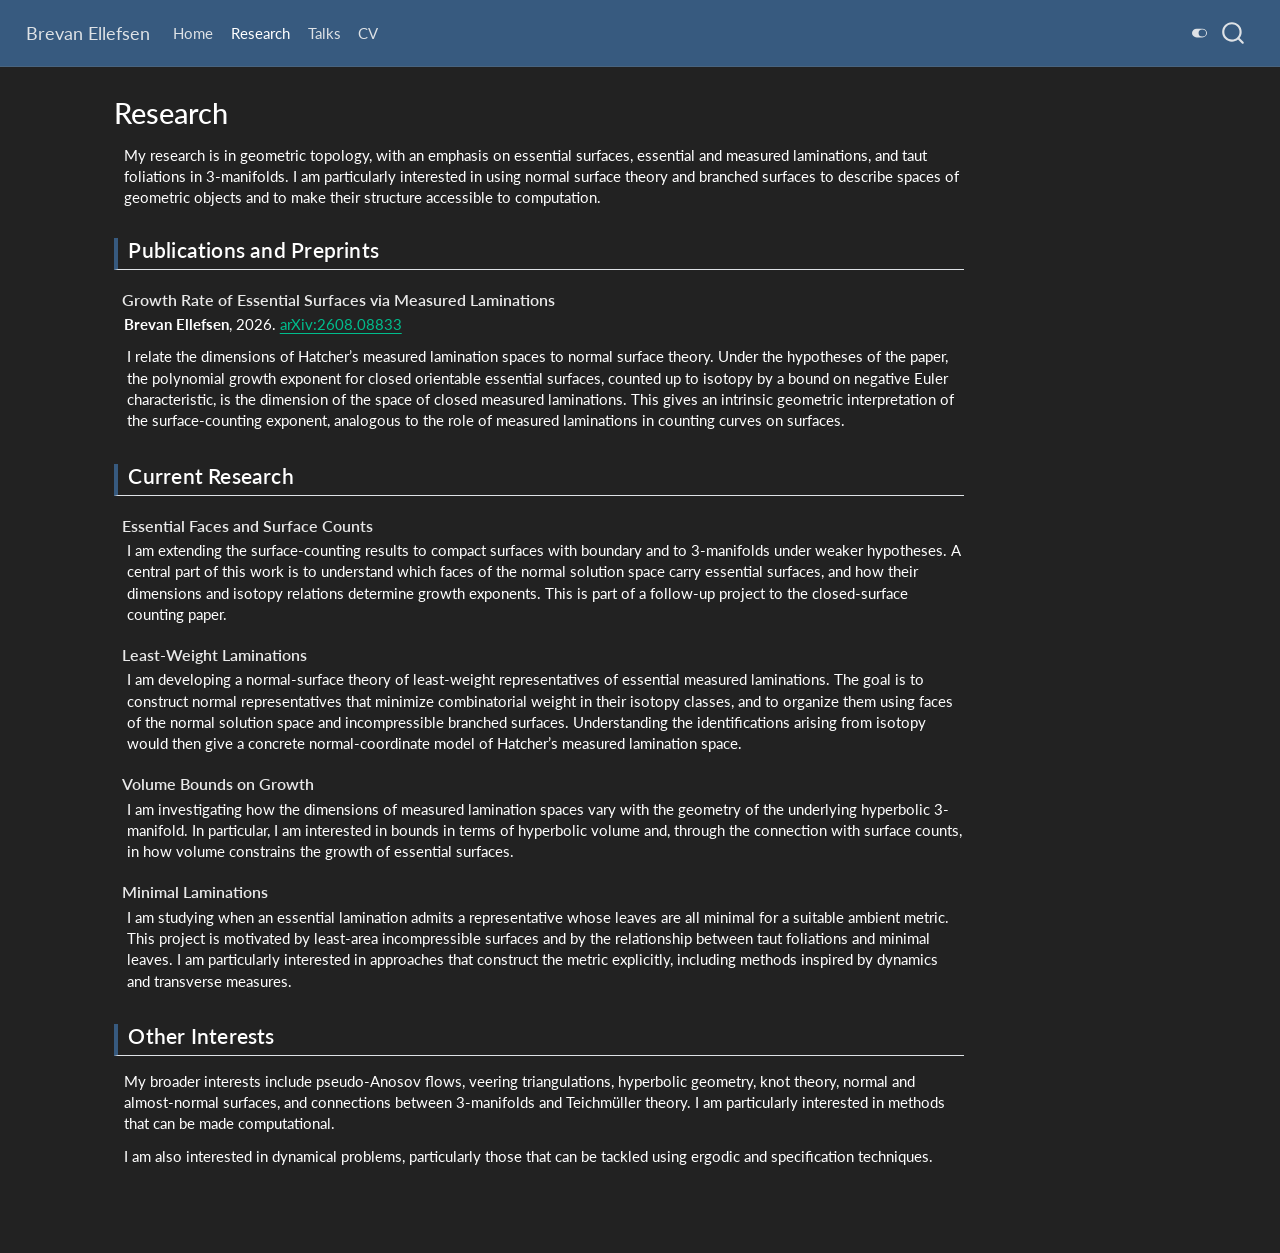
<file: docs/research.html>
<!DOCTYPE html>
<html xmlns="http://www.w3.org/1999/xhtml" lang="en" xml:lang="en"><head>

<meta charset="utf-8">
<meta name="generator" content="quarto-1.10.18">

<meta name="viewport" content="width=device-width, initial-scale=1.0, user-scalable=yes">


<title>Research – Brevan Ellefsen</title>
<style>
/* Default styles provided by pandoc.
** See https://pandoc.org/MANUAL.html#variables-for-html for config info.
*/
span.smallcaps{font-variant: small-caps;}
div.columns{display: flex; gap: 1.5em;}
div.column{flex: auto;}
@media screen {
div.columns{gap: min(4vw, 1.5em);}
div.column{overflow-x: auto;}
}
div.hanging-indent{margin-left: 1.5em; text-indent: -1.5em;}
ul.task-list{list-style: none;}
ul.task-list li input[type="checkbox"] {
  width: 0.8em;
  margin: 0 0.8em 0.2em -1em; /* quarto-specific, see https://github.com/quarto-dev/quarto-cli/issues/4556 */ 
  vertical-align: middle;
}
</style>


<script src="site_libs/quarto-nav/quarto-nav.js"></script>
<script src="site_libs/quarto-nav/headroom.min.js"></script>
<script src="site_libs/clipboard/clipboard.min.js"></script>
<script src="site_libs/quarto-search/autocomplete.umd.js"></script>
<script src="site_libs/quarto-search/fuse.min.js"></script>
<script src="site_libs/quarto-search/quarto-search.js"></script>
<meta name="quarto:offset" content="./">
<script src="site_libs/quarto-html/quarto.js" type="module"></script>
<script src="site_libs/quarto-html/tabsets/tabsets.js" type="module"></script>
<script src="site_libs/quarto-html/popper.min.js"></script>
<script src="site_libs/quarto-html/tippy.umd.min.js"></script>
<link href="site_libs/quarto-html/tippy.css" rel="stylesheet">
<link href="site_libs/quarto-html/quarto-syntax-highlighting-64a204ab8560d761af7679ceaba22944.css" rel="stylesheet" class="quarto-color-scheme" id="quarto-text-highlighting-styles">
<link href="site_libs/quarto-html/quarto-syntax-highlighting-dark-b85bc7c33db8c58e0ec93c3465666fed.css" rel="stylesheet" class="quarto-color-scheme quarto-color-alternate" id="quarto-text-highlighting-styles">
<script src="site_libs/bootstrap/bootstrap.min.js"></script>
<link href="site_libs/bootstrap/bootstrap-icons.css" rel="stylesheet">
<link href="site_libs/bootstrap/bootstrap-2ee45204d908ab3f10f84d8aa577edd1.min.css" rel="stylesheet" append-hash="true" class="quarto-color-scheme" id="quarto-bootstrap" data-mode="light">
<link href="site_libs/bootstrap/bootstrap-dark-905965243151d6b668a1db973b862be0.min.css" rel="stylesheet" append-hash="true" class="quarto-color-scheme quarto-color-alternate" id="quarto-bootstrap" data-mode="dark">
<script id="quarto-search-options" type="application/json">{
  "location": "navbar",
  "copy-button": false,
  "collapse-after": 3,
  "panel-placement": "end",
  "type": "overlay",
  "limit": 50,
  "keyboard-shortcut": [
    "f",
    "/",
    "s"
  ],
  "show-item-context": false,
  "language": {
    "search-no-results-text": "No results",
    "search-matching-documents-text": "matching documents",
    "search-copy-link-title": "Copy link to search",
    "search-hide-matches-text": "Hide additional matches",
    "search-more-match-text": "more match in this document",
    "search-more-matches-text": "more matches in this document",
    "search-clear-button-title": "Clear",
    "search-text-placeholder": "",
    "search-detached-cancel-button-title": "Cancel",
    "search-submit-button-title": "Submit",
    "search-label": "Search"
  }
}</script>


<link rel="stylesheet" href="styles.css">
</head>

<body class="nav-fixed research-page fullcontent quarto-dark"><script id="quarto-html-before-body" type="application/javascript">
    const toggleBodyColorMode = (bsSheetEl) => {
      const mode = bsSheetEl.getAttribute("data-mode");
      const bodyEl = window.document.querySelector("body");
      if (mode === "dark") {
        bodyEl.classList.add("quarto-dark");
        bodyEl.classList.remove("quarto-light");
      } else {
        bodyEl.classList.add("quarto-light");
        bodyEl.classList.remove("quarto-dark");
      }
    }
    const toggleBodyColorPrimary = () => {
      const bsSheetEl = window.document.querySelector("link#quarto-bootstrap:not([rel=disabled-stylesheet])");
      if (bsSheetEl) {
        toggleBodyColorMode(bsSheetEl);
      }
    }
    const setColorSchemeToggle = (alternate) => {
      const toggles = window.document.querySelectorAll('.quarto-color-scheme-toggle');
      for (let i=0; i < toggles.length; i++) {
        const toggle = toggles[i];
        if (toggle) {
          if (alternate) {
            toggle.classList.add("alternate");
          } else {
            toggle.classList.remove("alternate");
          }
        }
      }
    };
    const toggleColorMode = (alternate) => {
      // Switch the stylesheets
      const primaryStylesheets = window.document.querySelectorAll('link.quarto-color-scheme:not(.quarto-color-alternate)');
      const alternateStylesheets = window.document.querySelectorAll('link.quarto-color-scheme.quarto-color-alternate');
      manageTransitions('#quarto-margin-sidebar .nav-link', false);
      if (alternate) {
        // note: dark is layered on light, we don't disable primary!
        enableStylesheet(alternateStylesheets);
        for (const sheetNode of alternateStylesheets) {
          if (sheetNode.id === "quarto-bootstrap") {
            toggleBodyColorMode(sheetNode);
          }
        }
      } else {
        disableStylesheet(alternateStylesheets);
        enableStylesheet(primaryStylesheets)
        toggleBodyColorPrimary();
      }
      manageTransitions('#quarto-margin-sidebar .nav-link', true);
      // Switch the toggles
      setColorSchemeToggle(alternate)
      // Hack to workaround the fact that safari doesn't
      // properly recolor the scrollbar when toggling (#1455)
      if (navigator.userAgent.indexOf('Safari') > 0 && navigator.userAgent.indexOf('Chrome') == -1) {
        manageTransitions("body", false);
        window.scrollTo(0, 1);
        setTimeout(() => {
          window.scrollTo(0, 0);
          manageTransitions("body", true);
        }, 40);
      }
    }
    const disableStylesheet = (stylesheets) => {
      for (let i=0; i < stylesheets.length; i++) {
        const stylesheet = stylesheets[i];
        stylesheet.rel = 'disabled-stylesheet';
      }
    }
    const enableStylesheet = (stylesheets) => {
      for (let i=0; i < stylesheets.length; i++) {
        const stylesheet = stylesheets[i];
        if(stylesheet.rel !== 'stylesheet') { // for Chrome, which will still FOUC without this check
          stylesheet.rel = 'stylesheet';
        }
      }
    }
    const manageTransitions = (selector, allowTransitions) => {
      const els = window.document.querySelectorAll(selector);
      for (let i=0; i < els.length; i++) {
        const el = els[i];
        if (allowTransitions) {
          el.classList.remove('notransition');
        } else {
          el.classList.add('notransition');
        }
      }
    }
    const isFileUrl = () => {
      return window.location.protocol === 'file:';
    }
    const hasAlternateSentinel = () => {
      let styleSentinel = getColorSchemeSentinel();
      if (styleSentinel !== null) {
        return styleSentinel === "alternate";
      } else {
        return false;
      }
    }
    const setStyleSentinel = (alternate) => {
      const value = alternate ? "alternate" : "default";
      if (!isFileUrl()) {
        window.localStorage.setItem("quarto-color-scheme", value);
      } else {
        localAlternateSentinel = value;
      }
    }
    const getColorSchemeSentinel = () => {
      if (!isFileUrl()) {
        const storageValue = window.localStorage.getItem("quarto-color-scheme");
        return storageValue != null ? storageValue : localAlternateSentinel;
      } else {
        return localAlternateSentinel;
      }
    }
    const toggleGiscusIfUsed = (isAlternate, darkModeDefault) => {
      const baseTheme = document.querySelector('#giscus-base-theme')?.value ?? 'light';
      const alternateTheme = document.querySelector('#giscus-alt-theme')?.value ?? 'dark';
      let newTheme = '';
      if(authorPrefersDark) {
        newTheme = isAlternate ? baseTheme : alternateTheme;
      } else {
        newTheme = isAlternate ? alternateTheme : baseTheme;
      }
      const changeGiscusTheme = () => {
        // From: https://github.com/giscus/giscus/issues/336
        const sendMessage = (message) => {
          const iframe = document.querySelector('iframe.giscus-frame');
          if (!iframe) return;
          iframe.contentWindow.postMessage({ giscus: message }, 'https://giscus.app');
        }
        sendMessage({
          setConfig: {
            theme: newTheme
          }
        });
      }
      const isGiscussLoaded = window.document.querySelector('iframe.giscus-frame') !== null;
      if (isGiscussLoaded) {
        changeGiscusTheme();
      }
    };
    const authorPrefersDark = true;
    const darkModeDefault = authorPrefersDark;
    let localAlternateSentinel = darkModeDefault ? 'alternate' : 'default';
    // Dark / light mode switch
    window.quartoToggleColorScheme = () => {
      // Read the current dark / light value
      let toAlternate = !hasAlternateSentinel();
      toggleColorMode(toAlternate);
      setStyleSentinel(toAlternate);
      toggleGiscusIfUsed(toAlternate, darkModeDefault);
      window.dispatchEvent(new Event('resize'));
    };
    // Switch to dark mode if need be
    if (hasAlternateSentinel()) {
      toggleColorMode(true);
    } else {
      toggleColorMode(false);
    }
  </script>

<div id="quarto-search-results"></div>
  <header id="quarto-header" class="headroom fixed-top">
    <nav class="navbar navbar-expand-lg " data-bs-theme="dark">
      <div class="navbar-container container-fluid">
      <div class="navbar-brand-container mx-auto">
    <a class="navbar-brand" href="./index.html">
    <span class="navbar-title">Brevan Ellefsen</span>
    </a>
  </div>
            <div id="quarto-search" class="" title="Search"></div>
          <button class="navbar-toggler" type="button" data-bs-toggle="collapse" data-bs-target="#navbarCollapse" aria-controls="navbarCollapse" role="menu" aria-expanded="false" aria-label="Toggle navigation" onclick="if (window.quartoToggleHeadroom) { window.quartoToggleHeadroom(); }">
  <span class="navbar-toggler-icon"></span>
</button>
          <div class="collapse navbar-collapse" id="navbarCollapse">
            <ul class="navbar-nav navbar-nav-scroll me-auto">
  <li class="nav-item">
    <a class="nav-link" href="./index.html"> 
<span class="menu-text">Home</span></a>
  </li>  
  <li class="nav-item">
    <a class="nav-link active" href="./research.html" aria-current="page"> 
<span class="menu-text">Research</span></a>
  </li>  
  <li class="nav-item">
    <a class="nav-link" href="./talks.html"> 
<span class="menu-text">Talks</span></a>
  </li>  
  <li class="nav-item">
    <a class="nav-link" href="./cv.html"> 
<span class="menu-text">CV</span></a>
  </li>  
</ul>
          </div> <!-- /navcollapse -->
            <div class="quarto-navbar-tools">
  <a href="" class="quarto-color-scheme-toggle quarto-navigation-tool  px-1" onclick="window.quartoToggleColorScheme(); return false;" title="Toggle dark mode"><i class="bi"></i></a>
</div>
      </div> <!-- /container-fluid -->
    </nav>
</header>
<!-- content -->
<div id="quarto-content" class="quarto-container page-columns page-rows-contents page-layout-article page-navbar">
<!-- sidebar -->
<!-- margin-sidebar -->
    
<!-- main -->
<main class="content" id="quarto-document-content">


<header id="title-block-header" class="quarto-title-block default">
<div class="quarto-title">
<h1 class="title">Research</h1>
</div>



<div class="quarto-title-meta">

    
  
    
  </div>
  


</header>


<p>My research is in geometric topology, with an emphasis on essential surfaces, essential and measured laminations, and taut foliations in 3-manifolds. I am particularly interested in using normal surface theory and branched surfaces to describe spaces of geometric objects and to make their structure accessible to computation.</p>
<section id="publications-and-preprints" class="level2">
<h2 data-anchor-id="publications-and-preprints">Publications and Preprints</h2>
<section id="growth-rate-of-essential-surfaces-via-measured-laminations" class="level3">
<h3 data-anchor-id="growth-rate-of-essential-surfaces-via-measured-laminations">Growth Rate of Essential Surfaces via Measured Laminations</h3>
<p><strong>Brevan Ellefsen</strong>, 2026. <a href="https://arxiv.org/abs/2608.08833">arXiv:2608.08833</a></p>
<div class="research-description">
<p>I relate the dimensions of Hatcher’s measured lamination spaces to normal surface theory. Under the hypotheses of the paper, the polynomial growth exponent for closed orientable essential surfaces, counted up to isotopy by a bound on negative Euler characteristic, is the dimension of the space of closed measured laminations. This gives an intrinsic geometric interpretation of the surface-counting exponent, analogous to the role of measured laminations in counting curves on surfaces.</p>
</div>
</section>
</section>
<section id="current-research" class="level2">
<h2 data-anchor-id="current-research">Current Research</h2>
<section id="essential-faces-and-surface-counts" class="level3">
<h3 data-anchor-id="essential-faces-and-surface-counts">Essential Faces and Surface Counts</h3>
<div class="research-description">
<p>I am extending the surface-counting results to compact surfaces with boundary and to 3-manifolds under weaker hypotheses. A central part of this work is to understand which faces of the normal solution space carry essential surfaces, and how their dimensions and isotopy relations determine growth exponents. This is part of a follow-up project to the closed-surface counting paper.</p>
</div>
</section>
<section id="least-weight-laminations" class="level3">
<h3 data-anchor-id="least-weight-laminations">Least-Weight Laminations</h3>
<div class="research-description">
<p>I am developing a normal-surface theory of least-weight representatives of essential measured laminations. The goal is to construct normal representatives that minimize combinatorial weight in their isotopy classes, and to organize them using faces of the normal solution space and incompressible branched surfaces. Understanding the identifications arising from isotopy would then give a concrete normal-coordinate model of Hatcher’s measured lamination space.</p>
</div>
</section>
<section id="volume-bounds-on-growth" class="level3">
<h3 data-anchor-id="volume-bounds-on-growth">Volume Bounds on Growth</h3>
<div class="research-description">
<p>I am investigating how the dimensions of measured lamination spaces vary with the geometry of the underlying hyperbolic 3-manifold. In particular, I am interested in bounds in terms of hyperbolic volume and, through the connection with surface counts, in how volume constrains the growth of essential surfaces.</p>
</div>
</section>
<section id="minimal-laminations" class="level3">
<h3 data-anchor-id="minimal-laminations">Minimal Laminations</h3>
<div class="research-description">
<p>I am studying when an essential lamination admits a representative whose leaves are all minimal for a suitable ambient metric. This project is motivated by least-area incompressible surfaces and by the relationship between taut foliations and minimal leaves. I am particularly interested in approaches that construct the metric explicitly, including methods inspired by dynamics and transverse measures.</p>
</div>
</section>
</section>
<section id="other-interests" class="level2">
<h2 data-anchor-id="other-interests">Other Interests</h2>
<p>My broader interests include pseudo-Anosov flows, veering triangulations, hyperbolic geometry, knot theory, normal and almost-normal surfaces, and connections between 3-manifolds and Teichmüller theory. I am particularly interested in methods that can be made computational.</p>
<p>I am also interested in dynamical problems, particularly those that can be tackled using ergodic and specification techniques.</p>


</section>

</main> <!-- /main -->
<script id="quarto-html-after-body" type="application/javascript">
  window.document.addEventListener("DOMContentLoaded", function (event) {
    // Ensure there is a toggle, if there isn't float one in the top right
    if (window.document.querySelector('.quarto-color-scheme-toggle') === null) {
      const a = window.document.createElement('a');
      a.classList.add('top-right');
      a.classList.add('quarto-color-scheme-toggle');
      a.href = "";
      a.onclick = function() { try { window.quartoToggleColorScheme(); } catch {} return false; };
      const i = window.document.createElement("i");
      i.classList.add('bi');
      a.appendChild(i);
      window.document.body.appendChild(a);
    }
    setColorSchemeToggle(hasAlternateSentinel())
    const isCodeAnnotation = (el) => {
      for (const clz of el.classList) {
        if (clz.startsWith('code-annotation-')) {                     
          return true;
        }
      }
      return false;
    }
    const onCopySuccess = function(e) {
      // button target
      const button = e.trigger;
      // don't keep focus
      button.blur();
      // flash "checked"
      button.classList.add('code-copy-button-checked');
      var currentTitle = button.getAttribute("title");
      button.setAttribute("title", "Copied!");
      let tooltip;
      if (window.bootstrap) {
        button.setAttribute("data-bs-toggle", "tooltip");
        button.setAttribute("data-bs-placement", "left");
        button.setAttribute("data-bs-title", "Copied!");
        tooltip = new bootstrap.Tooltip(button, 
          { trigger: "manual", 
            customClass: "code-copy-button-tooltip",
            offset: [0, -8]});
        tooltip.show();    
      }
      setTimeout(function() {
        if (tooltip) {
          tooltip.hide();
          button.removeAttribute("data-bs-title");
          button.removeAttribute("data-bs-toggle");
          button.removeAttribute("data-bs-placement");
        }
        button.setAttribute("title", currentTitle);
        button.classList.remove('code-copy-button-checked');
      }, 1000);
      // clear code selection
      e.clearSelection();
    }
    const getTextToCopy = function(trigger) {
      const outerScaffold = trigger.parentElement.cloneNode(true);
      const codeEl = outerScaffold.querySelector('code');
      for (const childEl of codeEl.children) {
        if (isCodeAnnotation(childEl)) {
          childEl.remove();
        }
      }
      return codeEl.innerText;
    }
    const clipboard = new window.ClipboardJS('.code-copy-button:not([data-in-quarto-modal])', {
      text: getTextToCopy
    });
    clipboard.on('success', onCopySuccess);
    if (window.document.getElementById('quarto-embedded-source-code-modal')) {
      const clipboardModal = new window.ClipboardJS('.code-copy-button[data-in-quarto-modal]', {
        text: getTextToCopy,
        container: window.document.getElementById('quarto-embedded-source-code-modal')
      });
      clipboardModal.on('success', onCopySuccess);
    }
      var localhostRegex = new RegExp(/^(?:http|https):\/\/localhost\:?[0-9]*\//);
      var mailtoRegex = new RegExp(/^mailto:/);
        var filterRegex = new RegExp("https:\/\/brevanellefsen\.github\.io");
      var isInternal = (href) => {
          return filterRegex.test(href) || localhostRegex.test(href) || mailtoRegex.test(href);
      }
      // Inspect non-navigation links and adorn them if external
     var links = window.document.querySelectorAll('a[href]:not(.nav-link):not(.navbar-brand):not(.toc-action):not(.sidebar-link):not(.sidebar-item-toggle):not(.pagination-link):not(.no-external):not([aria-hidden]):not(.dropdown-item):not(.quarto-navigation-tool):not(.about-link)');
      for (var i=0; i<links.length; i++) {
        const link = links[i];
        if (!isInternal(link.href)) {
          // undo the damage that might have been done by quarto-nav.js in the case of
          // links that we want to consider external
          if (link.dataset.originalHref !== undefined) {
            link.href = link.dataset.originalHref;
          }
        }
      }
    function tippyHover(el, contentFn, onTriggerFn, onUntriggerFn) {
      const config = {
        allowHTML: true,
        maxWidth: 500,
        delay: 100,
        arrow: false,
        appendTo: function(el) {
            return el.parentElement;
        },
        interactive: true,
        interactiveBorder: 10,
        theme: 'quarto',
        placement: 'bottom-start',
      };
      if (contentFn) {
        config.content = contentFn;
      }
      if (onTriggerFn) {
        config.onTrigger = onTriggerFn;
      }
      if (onUntriggerFn) {
        config.onUntrigger = onUntriggerFn;
      }
      window.tippy(el, config); 
    }
    const noterefs = window.document.querySelectorAll('a[role="doc-noteref"]');
    for (var i=0; i<noterefs.length; i++) {
      const ref = noterefs[i];
      tippyHover(ref, function() {
        // use id or data attribute instead here
        let href = ref.getAttribute('data-footnote-href') || ref.getAttribute('href');
        try { href = new URL(href).hash; } catch {}
        const id = href.replace(/^#\/?/, "");
        const note = window.document.getElementById(id);
        if (note) {
          return note.innerHTML;
        } else {
          return "";
        }
      });
    }
    const xrefs = window.document.querySelectorAll('a.quarto-xref');
    const processXRef = (id, note) => {
      // Strip column container classes
      const stripColumnClz = (el) => {
        el.classList.remove("page-full", "page-columns");
        if (el.children) {
          for (const child of el.children) {
            stripColumnClz(child);
          }
        }
      }
      stripColumnClz(note)
      if (id === null || id.startsWith('sec-')) {
        // Special case sections, only their first couple elements
        const container = document.createElement("div");
        if (note.children && note.children.length > 2) {
          container.appendChild(note.children[0].cloneNode(true));
          for (let i = 1; i < note.children.length; i++) {
            const child = note.children[i];
            if (child.tagName === "P" && child.innerText === "") {
              continue;
            } else {
              container.appendChild(child.cloneNode(true));
              break;
            }
          }
          if (window.Quarto?.typesetMath) {
            window.Quarto.typesetMath(container);
          }
          return container.innerHTML
        } else {
          if (window.Quarto?.typesetMath) {
            window.Quarto.typesetMath(note);
          }
          return note.innerHTML;
        }
      } else {
        // Remove any anchor links if they are present
        const anchorLink = note.querySelector('a.anchorjs-link');
        if (anchorLink) {
          anchorLink.remove();
        }
        if (window.Quarto?.typesetMath) {
          window.Quarto.typesetMath(note);
        }
        if (note.classList.contains("callout")) {
          return note.outerHTML;
        } else {
          return note.innerHTML;
        }
      }
    }
    for (var i=0; i<xrefs.length; i++) {
      const xref = xrefs[i];
      tippyHover(xref, undefined, function(instance) {
        instance.disable();
        let url = xref.getAttribute('href');
        let hash = undefined; 
        if (url.startsWith('#')) {
          hash = url;
        } else {
          try { hash = new URL(url).hash; } catch {}
        }
        if (hash) {
          const id = hash.replace(/^#\/?/, "");
          const note = window.document.getElementById(id);
          if (note !== null) {
            try {
              const html = processXRef(id, note.cloneNode(true));
              instance.setContent(html);
            } finally {
              instance.enable();
              instance.show();
            }
          } else {
            // See if we can fetch this
            fetch(url.split('#')[0])
            .then(res => res.text())
            .then(html => {
              const parser = new DOMParser();
              const htmlDoc = parser.parseFromString(html, "text/html");
              const note = htmlDoc.getElementById(id);
              if (note !== null) {
                const html = processXRef(id, note);
                instance.setContent(html);
              } 
            }).finally(() => {
              instance.enable();
              instance.show();
            });
          }
        } else {
          // See if we can fetch a full url (with no hash to target)
          // This is a special case and we should probably do some content thinning / targeting
          fetch(url)
          .then(res => res.text())
          .then(html => {
            const parser = new DOMParser();
            const htmlDoc = parser.parseFromString(html, "text/html");
            const note = htmlDoc.querySelector('main.content');
            if (note !== null) {
              // This should only happen for chapter cross references
              // (since there is no id in the URL)
              // remove the first header
              if (note.children.length > 0 && note.children[0].tagName === "HEADER") {
                note.children[0].remove();
              }
              const html = processXRef(null, note);
              instance.setContent(html);
            } 
          }).finally(() => {
            instance.enable();
            instance.show();
          });
        }
      }, function(instance) {
      });
    }
        let selectedAnnoteEl;
        const selectorForAnnotation = ( cell, annotation) => {
          let cellAttr = 'data-code-cell="' + cell + '"';
          let lineAttr = 'data-code-annotation="' +  annotation + '"';
          const selector = 'span[' + cellAttr + '][' + lineAttr + ']';
          return selector;
        }
        const selectCodeLines = (annoteEl) => {
          const doc = window.document;
          const targetCell = annoteEl.getAttribute("data-target-cell");
          const targetAnnotation = annoteEl.getAttribute("data-target-annotation");
          const annoteSpan = window.document.querySelector(selectorForAnnotation(targetCell, targetAnnotation));
          const lines = annoteSpan.getAttribute("data-code-lines").split(",");
          const lineIds = lines.map((line) => {
            return targetCell + "-" + line;
          })
          let top = null;
          let height = null;
          let parent = null;
          if (lineIds.length > 0) {
              //compute the position of the single el (top and bottom and make a div)
              const el = window.document.getElementById(lineIds[0]);
              top = el.offsetTop;
              height = el.offsetHeight;
              parent = el.parentElement.parentElement;
            if (lineIds.length > 1) {
              const lastEl = window.document.getElementById(lineIds[lineIds.length - 1]);
              const bottom = lastEl.offsetTop + lastEl.offsetHeight;
              height = bottom - top;
            }
            if (top !== null && height !== null && parent !== null) {
              // cook up a div (if necessary) and position it 
              let div = window.document.getElementById("code-annotation-line-highlight");
              if (div === null) {
                div = window.document.createElement("div");
                div.setAttribute("id", "code-annotation-line-highlight");
                div.style.position = 'absolute';
                parent.appendChild(div);
              }
              div.style.top = top - 2 + "px";
              div.style.height = height + 4 + "px";
              div.style.left = 0;
              let gutterDiv = window.document.getElementById("code-annotation-line-highlight-gutter");
              if (gutterDiv === null) {
                gutterDiv = window.document.createElement("div");
                gutterDiv.setAttribute("id", "code-annotation-line-highlight-gutter");
                gutterDiv.style.position = 'absolute';
                const codeCell = window.document.getElementById(targetCell);
                const gutter = codeCell.querySelector('.code-annotation-gutter');
                gutter.appendChild(gutterDiv);
              }
              gutterDiv.style.top = top - 2 + "px";
              gutterDiv.style.height = height + 4 + "px";
            }
            selectedAnnoteEl = annoteEl;
          }
        };
        const unselectCodeLines = () => {
          const elementsIds = ["code-annotation-line-highlight", "code-annotation-line-highlight-gutter"];
          elementsIds.forEach((elId) => {
            const div = window.document.getElementById(elId);
            if (div) {
              div.remove();
            }
          });
          selectedAnnoteEl = undefined;
        };
          // Handle positioning of the toggle
      window.addEventListener(
        "resize",
        throttle(() => {
          elRect = undefined;
          if (selectedAnnoteEl) {
            selectCodeLines(selectedAnnoteEl);
          }
        }, 10)
      );
      function throttle(fn, ms) {
      let throttle = false;
      let timer;
        return (...args) => {
          if(!throttle) { // first call gets through
              fn.apply(this, args);
              throttle = true;
          } else { // all the others get throttled
              if(timer) clearTimeout(timer); // cancel #2
              timer = setTimeout(() => {
                fn.apply(this, args);
                timer = throttle = false;
              }, ms);
          }
        };
      }
        // Attach click handler to the DT
        const annoteDls = window.document.querySelectorAll('dt[data-target-cell]');
        for (const annoteDlNode of annoteDls) {
          annoteDlNode.addEventListener('click', (event) => {
            const clickedEl = event.target;
            if (clickedEl !== selectedAnnoteEl) {
              unselectCodeLines();
              const activeEl = window.document.querySelector('dt[data-target-cell].code-annotation-active');
              if (activeEl) {
                activeEl.classList.remove('code-annotation-active');
              }
              selectCodeLines(clickedEl);
              clickedEl.classList.add('code-annotation-active');
            } else {
              // Unselect the line
              unselectCodeLines();
              clickedEl.classList.remove('code-annotation-active');
            }
          });
        }
    const findCites = (el) => {
      const parentEl = el.parentElement;
      if (parentEl) {
        const cites = parentEl.dataset.cites;
        if (cites) {
          return {
            el,
            cites: cites.split(' ')
          };
        } else {
          return findCites(el.parentElement)
        }
      } else {
        return undefined;
      }
    };
    var bibliorefs = window.document.querySelectorAll('a[role="doc-biblioref"]');
    for (var i=0; i<bibliorefs.length; i++) {
      const ref = bibliorefs[i];
      const citeInfo = findCites(ref);
      if (citeInfo) {
        tippyHover(citeInfo.el, function() {
          var popup = window.document.createElement('div');
          citeInfo.cites.forEach(function(cite) {
            var citeDiv = window.document.createElement('div');
            citeDiv.classList.add('hanging-indent');
            citeDiv.classList.add('csl-entry');
            var biblioDiv = window.document.getElementById('ref-' + cite);
            if (biblioDiv) {
              citeDiv.innerHTML = biblioDiv.innerHTML;
            }
            popup.appendChild(citeDiv);
          });
          return popup.innerHTML;
        });
      }
    }
  });
  </script>
</div> <!-- /content -->




</body></html>
</file>
<file: docs/site_libs/quarto-html/tippy.css>
.tippy-box[data-animation=fade][data-state=hidden]{opacity:0}[data-tippy-root]{max-width:calc(100vw - 10px)}.tippy-box{position:relative;background-color:#333;color:#fff;border-radius:4px;font-size:14px;line-height:1.4;white-space:normal;outline:0;transition-property:transform,visibility,opacity}.tippy-box[data-placement^=top]>.tippy-arrow{bottom:0}.tippy-box[data-placement^=top]>.tippy-arrow:before{bottom:-7px;left:0;border-width:8px 8px 0;border-top-color:initial;transform-origin:center top}.tippy-box[data-placement^=bottom]>.tippy-arrow{top:0}.tippy-box[data-placement^=bottom]>.tippy-arrow:before{top:-7px;left:0;border-width:0 8px 8px;border-bottom-color:initial;transform-origin:center bottom}.tippy-box[data-placement^=left]>.tippy-arrow{right:0}.tippy-box[data-placement^=left]>.tippy-arrow:before{border-width:8px 0 8px 8px;border-left-color:initial;right:-7px;transform-origin:center left}.tippy-box[data-placement^=right]>.tippy-arrow{left:0}.tippy-box[data-placement^=right]>.tippy-arrow:before{left:-7px;border-width:8px 8px 8px 0;border-right-color:initial;transform-origin:center right}.tippy-box[data-inertia][data-state=visible]{transition-timing-function:cubic-bezier(.54,1.5,.38,1.11)}.tippy-arrow{width:16px;height:16px;color:#333}.tippy-arrow:before{content:"";position:absolute;border-color:transparent;border-style:solid}.tippy-content{position:relative;padding:5px 9px;z-index:1}
</file>
<file: docs/site_libs/quarto-html/quarto-syntax-highlighting-64a204ab8560d761af7679ceaba22944.css>
/* quarto syntax highlight colors */
:root {
  --quarto-hl-ot-color: #003B4F;
  --quarto-hl-at-color: #657422;
  --quarto-hl-ss-color: #20794D;
  --quarto-hl-an-color: #5E5E5E;
  --quarto-hl-fu-color: #4758AB;
  --quarto-hl-st-color: #20794D;
  --quarto-hl-cf-color: #003B4F;
  --quarto-hl-op-color: #5E5E5E;
  --quarto-hl-er-color: #AD0000;
  --quarto-hl-bn-color: #AD0000;
  --quarto-hl-al-color: #AD0000;
  --quarto-hl-va-color: #111111;
  --quarto-hl-bu-color: inherit;
  --quarto-hl-ex-color: inherit;
  --quarto-hl-pp-color: #AD0000;
  --quarto-hl-in-color: #5E5E5E;
  --quarto-hl-vs-color: #20794D;
  --quarto-hl-wa-color: #5E5E5E;
  --quarto-hl-do-color: #5E5E5E;
  --quarto-hl-im-color: #00769E;
  --quarto-hl-ch-color: #20794D;
  --quarto-hl-dt-color: #AD0000;
  --quarto-hl-fl-color: #AD0000;
  --quarto-hl-co-color: #5E5E5E;
  --quarto-hl-cv-color: #5E5E5E;
  --quarto-hl-cn-color: #8f5902;
  --quarto-hl-sc-color: #5E5E5E;
  --quarto-hl-dv-color: #AD0000;
  --quarto-hl-kw-color: #003B4F;
}

/* other quarto variables */
:root {
  --quarto-font-monospace: SFMono-Regular, Menlo, Monaco, Consolas, "Liberation Mono", "Courier New", monospace;
}

/* syntax highlight based on Pandoc's rules */
pre > code.sourceCode > span {
  color: #003B4F;
}

code.sourceCode > span {
  color: #003B4F;
}

div.sourceCode,
div.sourceCode pre.sourceCode {
  color: #003B4F;
}

/* Normal */
code span {
  color: #003B4F;
}

/* Alert */
code span.al {
  color: #AD0000;
  font-style: inherit;
}

/* Annotation */
code span.an {
  color: #5E5E5E;
  font-style: inherit;
}

/* Attribute */
code span.at {
  color: #657422;
  font-style: inherit;
}

/* BaseN */
code span.bn {
  color: #AD0000;
  font-style: inherit;
}

/* BuiltIn */
code span.bu {
  font-style: inherit;
}

/* ControlFlow */
code span.cf {
  color: #003B4F;
  font-weight: bold;
  font-style: inherit;
}

/* Char */
code span.ch {
  color: #20794D;
  font-style: inherit;
}

/* Constant */
code span.cn {
  color: #8f5902;
  font-style: inherit;
}

/* Comment */
code span.co {
  color: #5E5E5E;
  font-style: inherit;
}

/* CommentVar */
code span.cv {
  color: #5E5E5E;
  font-style: italic;
}

/* Documentation */
code span.do {
  color: #5E5E5E;
  font-style: italic;
}

/* DataType */
code span.dt {
  color: #AD0000;
  font-style: inherit;
}

/* DecVal */
code span.dv {
  color: #AD0000;
  font-style: inherit;
}

/* Error */
code span.er {
  color: #AD0000;
  font-style: inherit;
}

/* Extension */
code span.ex {
  font-style: inherit;
}

/* Float */
code span.fl {
  color: #AD0000;
  font-style: inherit;
}

/* Function */
code span.fu {
  color: #4758AB;
  font-style: inherit;
}

/* Import */
code span.im {
  color: #00769E;
  font-style: inherit;
}

/* Information */
code span.in {
  color: #5E5E5E;
  font-style: inherit;
}

/* Keyword */
code span.kw {
  color: #003B4F;
  font-weight: bold;
  font-style: inherit;
}

/* Operator */
code span.op {
  color: #5E5E5E;
  font-style: inherit;
}

/* Other */
code span.ot {
  color: #003B4F;
  font-style: inherit;
}

/* Preprocessor */
code span.pp {
  color: #AD0000;
  font-style: inherit;
}

/* SpecialChar */
code span.sc {
  color: #5E5E5E;
  font-style: inherit;
}

/* SpecialString */
code span.ss {
  color: #20794D;
  font-style: inherit;
}

/* String */
code span.st {
  color: #20794D;
  font-style: inherit;
}

/* Variable */
code span.va {
  color: #111111;
  font-style: inherit;
}

/* VerbatimString */
code span.vs {
  color: #20794D;
  font-style: inherit;
}

/* Warning */
code span.wa {
  color: #5E5E5E;
  font-style: italic;
}

.prevent-inlining {
  content: "</";
}

/*# sourceMappingURL=9d8d5bb603a83b8298b89080a598c93b.css.map */
</file>
<file: docs/site_libs/quarto-html/quarto-syntax-highlighting-dark-b85bc7c33db8c58e0ec93c3465666fed.css>
/* quarto syntax highlight colors */
:root {
  --quarto-hl-al-color: #f07178;
  --quarto-hl-an-color: #d4d0ab;
  --quarto-hl-at-color: #00e0e0;
  --quarto-hl-bn-color: #d4d0ab;
  --quarto-hl-bu-color: #abe338;
  --quarto-hl-ch-color: #abe338;
  --quarto-hl-co-color: #f8f8f2;
  --quarto-hl-cv-color: #ffd700;
  --quarto-hl-cn-color: #ffd700;
  --quarto-hl-cf-color: #ffa07a;
  --quarto-hl-dt-color: #ffa07a;
  --quarto-hl-dv-color: #d4d0ab;
  --quarto-hl-do-color: #f8f8f2;
  --quarto-hl-er-color: #f07178;
  --quarto-hl-ex-color: #00e0e0;
  --quarto-hl-fl-color: #d4d0ab;
  --quarto-hl-fu-color: #ffa07a;
  --quarto-hl-im-color: #abe338;
  --quarto-hl-in-color: #d4d0ab;
  --quarto-hl-kw-color: #ffa07a;
  --quarto-hl-op-color: #ffa07a;
  --quarto-hl-ot-color: #00e0e0;
  --quarto-hl-pp-color: #dcc6e0;
  --quarto-hl-re-color: #00e0e0;
  --quarto-hl-sc-color: #abe338;
  --quarto-hl-ss-color: #abe338;
  --quarto-hl-st-color: #abe338;
  --quarto-hl-va-color: #00e0e0;
  --quarto-hl-vs-color: #abe338;
  --quarto-hl-wa-color: #dcc6e0;
}

/* other quarto variables */
:root {
  --quarto-font-monospace: SFMono-Regular, Menlo, Monaco, Consolas, "Liberation Mono", "Courier New", monospace;
}

/* syntax highlight based on Pandoc's rules */
pre > code.sourceCode > span {
  color: #f8f8f2;
}

code.sourceCode > span {
  color: #f8f8f2;
}

div.sourceCode,
div.sourceCode pre.sourceCode {
  color: #f8f8f2;
}

/* Normal */
code span {
  color: #f8f8f2;
}

/* Alert */
code span.al {
  color: #f07178;
}

/* Annotation */
code span.an {
  color: #d4d0ab;
}

/* Attribute */
code span.at {
  color: #00e0e0;
}

/* BaseN */
code span.bn {
  color: #d4d0ab;
}

/* BuiltIn */
code span.bu {
  color: #abe338;
}

/* ControlFlow */
code span.cf {
  font-weight: bold;
  color: #ffa07a;
}

/* Char */
code span.ch {
  color: #abe338;
}

/* Constant */
code span.cn {
  color: #ffd700;
}

/* Comment */
code span.co {
  font-style: italic;
  color: #f8f8f2;
}

/* CommentVar */
code span.cv {
  color: #ffd700;
}

/* Documentation */
code span.do {
  color: #f8f8f2;
}

/* DataType */
code span.dt {
  color: #ffa07a;
}

/* DecVal */
code span.dv {
  color: #d4d0ab;
}

/* Error */
code span.er {
  color: #f07178;
  text-decoration: underline;
}

/* Extension */
code span.ex {
  font-weight: bold;
  color: #00e0e0;
}

/* Float */
code span.fl {
  color: #d4d0ab;
}

/* Function */
code span.fu {
  color: #ffa07a;
}

/* Import */
code span.im {
  color: #abe338;
}

/* Information */
code span.in {
  color: #d4d0ab;
}

/* Keyword */
code span.kw {
  font-weight: bold;
  color: #ffa07a;
}

/* Operator */
code span.op {
  color: #ffa07a;
}

/* Other */
code span.ot {
  color: #00e0e0;
}

/* Preprocessor */
code span.pp {
  color: #dcc6e0;
}

/* RegionMarker */
code span.re {
  background-color: #f8f8f2;
  color: #00e0e0;
}

/* SpecialChar */
code span.sc {
  color: #abe338;
}

/* SpecialString */
code span.ss {
  color: #abe338;
}

/* String */
code span.st {
  color: #abe338;
}

/* Variable */
code span.va {
  color: #00e0e0;
}

/* VerbatimString */
code span.vs {
  color: #abe338;
}

/* Warning */
code span.wa {
  color: #dcc6e0;
}

.prevent-inlining {
  content: "</";
}

/*# sourceMappingURL=4ed8f1090dec6531da29ab00902aa718.css.map */
</file>
<file: docs/styles.css>
/* Make the main text slightly easier to read */
body {
  line-height: 1.45;
}

/* Keep very long lines from dominating large monitors */
.content {
  max-width: 850px;
}

/* Give paper/talk headings a little breathing room */
h2 {
  margin-top: 2rem;
}

/* Compact lower-level headings */
h3 {
  font-size: 1.05rem;
  margin-top: 1.1rem;
  margin-bottom: 0.25rem;
}

/* More restrained headings */
h1, h2, h3 {
  font-weight: 500;
}

/* Subtle divider beneath the navigation bar */
.navbar {
  border-bottom: 1px solid rgba(128, 128, 128, 0.25);
}

p {
  margin-bottom: 0.75rem;
}

/*
.quarto-color-scheme-toggle .bi::before {
  content: "\F468" !important;
  font-family: "bootstrap-icons" !important;
}
*/

/* Slight indentation of prose from headings */
main.content > p,
main.content section > p {
  margin-left: 0.65rem;
}

/* Homepage prose lives inside .home-bio rather than a <section>,
   so give it the same indentation explicitly. */
body.home-page .home-bio > p {
  margin-left: 0.65rem;
}

/* Hide the redundant TOC heading */
#toc-title {
  display: none;
}


/* ============================================================
   TALKS PAGE
   ============================================================ */

.talk-list {
  margin-bottom: 1.5rem;
}

.talk-entry {
  display: flex;
  flex-wrap: wrap;
  align-items: baseline;

  /* Same spacing after conference and after location */
  column-gap: 0.65rem;
  row-gap: 0.1rem;

  margin-bottom: 0.55rem;
}

/*
 * Conference behaves as a single unit where possible.
 * If the whole line doesn't fit, metadata moves to the next line.
 */
.talk-conference {
  flex: 0 0 auto;
  max-width: 100%;
}

.talk-conference a {
  color: inherit;
  text-decoration: none;
}

.talk-conference a:hover {
  text-decoration: underline;
}

/*
 * Location + date form a second unit.
 *
 * Wide screen:
 * conference,  location,  date
 *
 * Narrower:
 * conference,
 * location,  date
 */
.talk-meta {
  display: inline-flex;
  flex: 0 0 auto;
  flex-wrap: wrap;
  max-width: 100%;
  align-items: baseline;

  /* Exactly matches .talk-entry spacing */
  column-gap: 0.65rem;
}

.talk-location,
.talk-date {
  white-space: nowrap;
}

.talk-title,
.talk-note {
  flex-basis: 100%;
  margin-left: 0.6rem;
  font-size: 0.92em;
}

.talk-note {
  opacity: 0.8;
}

/* On genuinely narrow screens, finally permit the location itself to wrap. */
@media (max-width: 550px) {
  .talk-location {
    white-space: normal;
  }
}

.talk-section > h2 {
  font-size: 1.45rem;
  font-weight: 600;
  letter-spacing: 0.01em;

  /* Small accent at the left */
  border-left: 4px solid var(--bs-primary);
  padding-left: 0.7rem;

  /* Horizontal separation */
  border-bottom: 1px solid var(--bs-border-color);
  padding-bottom: 0.35rem;

  margin-top: 2.2rem;
  margin-bottom: 1rem;
}

.talk-section-description {
  font-style: italic;
}


/* ============================================================
   HOMEPAGE
   ============================================================ */

/*
 * The page title, intro, and contact block always use the same
 * outer width and horizontal padding. This keeps their left edges
 * aligned at every width before the layout stacks.
 */
body.home-page #title-block-header,
body.home-page .home-intro,
body.home-page .home-contact {
  width: min(1100px, calc(100vw - 4rem));
  margin-inline: auto;
  padding-inline: 2rem;
  box-sizing: border-box;
}


/* Main text + portrait layout */
body.home-page .home-intro {
  display: grid;
  grid-template-columns: minmax(0, 720px) 260px;
  column-gap: 2.5rem;
  align-items: start;
}

body.home-page .home-bio {
  min-width: 0;
}

body.home-page .home-photo {
  width: 260px;
}

body.home-page .profile-photo {
  display: block;
  width: 260px;
  max-width: none;
  height: auto;
  margin: 0;
  border-radius: 8px;
}


/*
 * Intermediate widths:
 * keep the title, intro, and Contact section on exactly the same
 * horizontal grid. Nothing is centered yet.
 */
@media (max-width: 1050px) {

  body.home-page #title-block-header,
  body.home-page .home-intro,
  body.home-page .home-contact {
    width: calc(100% - 2rem);
    margin-inline: auto;
    padding-inline: 0;
  }

  body.home-page .home-intro {
    grid-template-columns: minmax(0, 1fr) 260px;
    column-gap: 2.5rem;
  }
}


/*
 * Only when the portrait actually stacks do we center the homepage
 * title, section headings, and Contact information.
 */
@media (max-width: 750px) {

  body.home-page .home-intro {
    grid-template-columns: 1fr;
    row-gap: 1.5rem;
  }

  body.home-page .home-photo {
    width: 260px;
    margin-inline: auto;
  }

  body.home-page .profile-photo {
    width: 260px;
    max-width: min(260px, 100%);
  }

  /* Page title */
  body.home-page #title-block-header,
  body.home-page #title-block-header .title {
    text-align: center;
  }

  /* Research heading */
  body.home-page .home-bio h2 {
    text-align: center;
  }

  /* Keep biography/research prose left-aligned */
  body.home-page .home-bio > p {
    text-align: left;
  }

  /* Contact heading and information */
  body.home-page .home-contact,
  body.home-page .home-contact h2,
  body.home-page .home-contact p {
    text-align: center !important;
  }

  body.home-page .home-contact p {
    margin-left: 0;
    margin-right: 0;
  }

}


/* ============================================================
   RESEARCH PAGE
   ============================================================ */

/* Major research sections: visually match Talks */
body.research-page h2,
body.cv-page h2 {
  font-size: 1.45rem;
  font-weight: 600;
  letter-spacing: 0.01em;

  border-left: 4px solid var(--bs-primary);
  border-bottom: 1px solid var(--bs-border-color);

  padding-left: 0.7rem;
  padding-bottom: 0.35rem;

  margin-top: 2.2rem;
  margin-bottom: 1rem;
}

/* Individual papers/projects */
body.research-page h3 {
  font-size: 1.08rem;
  font-weight: 600;

  margin-top: 1.35rem;
  margin-bottom: 0.35rem;

  padding-left: 0.55rem;
  /* border-left: 2px solid
    color-mix(in srgb, var(--bs-primary) 65%, transparent); */
}

body.research-page .research-description {
  margin-left: 0.9rem;
  margin-bottom: 1.1rem;
}
</file>
